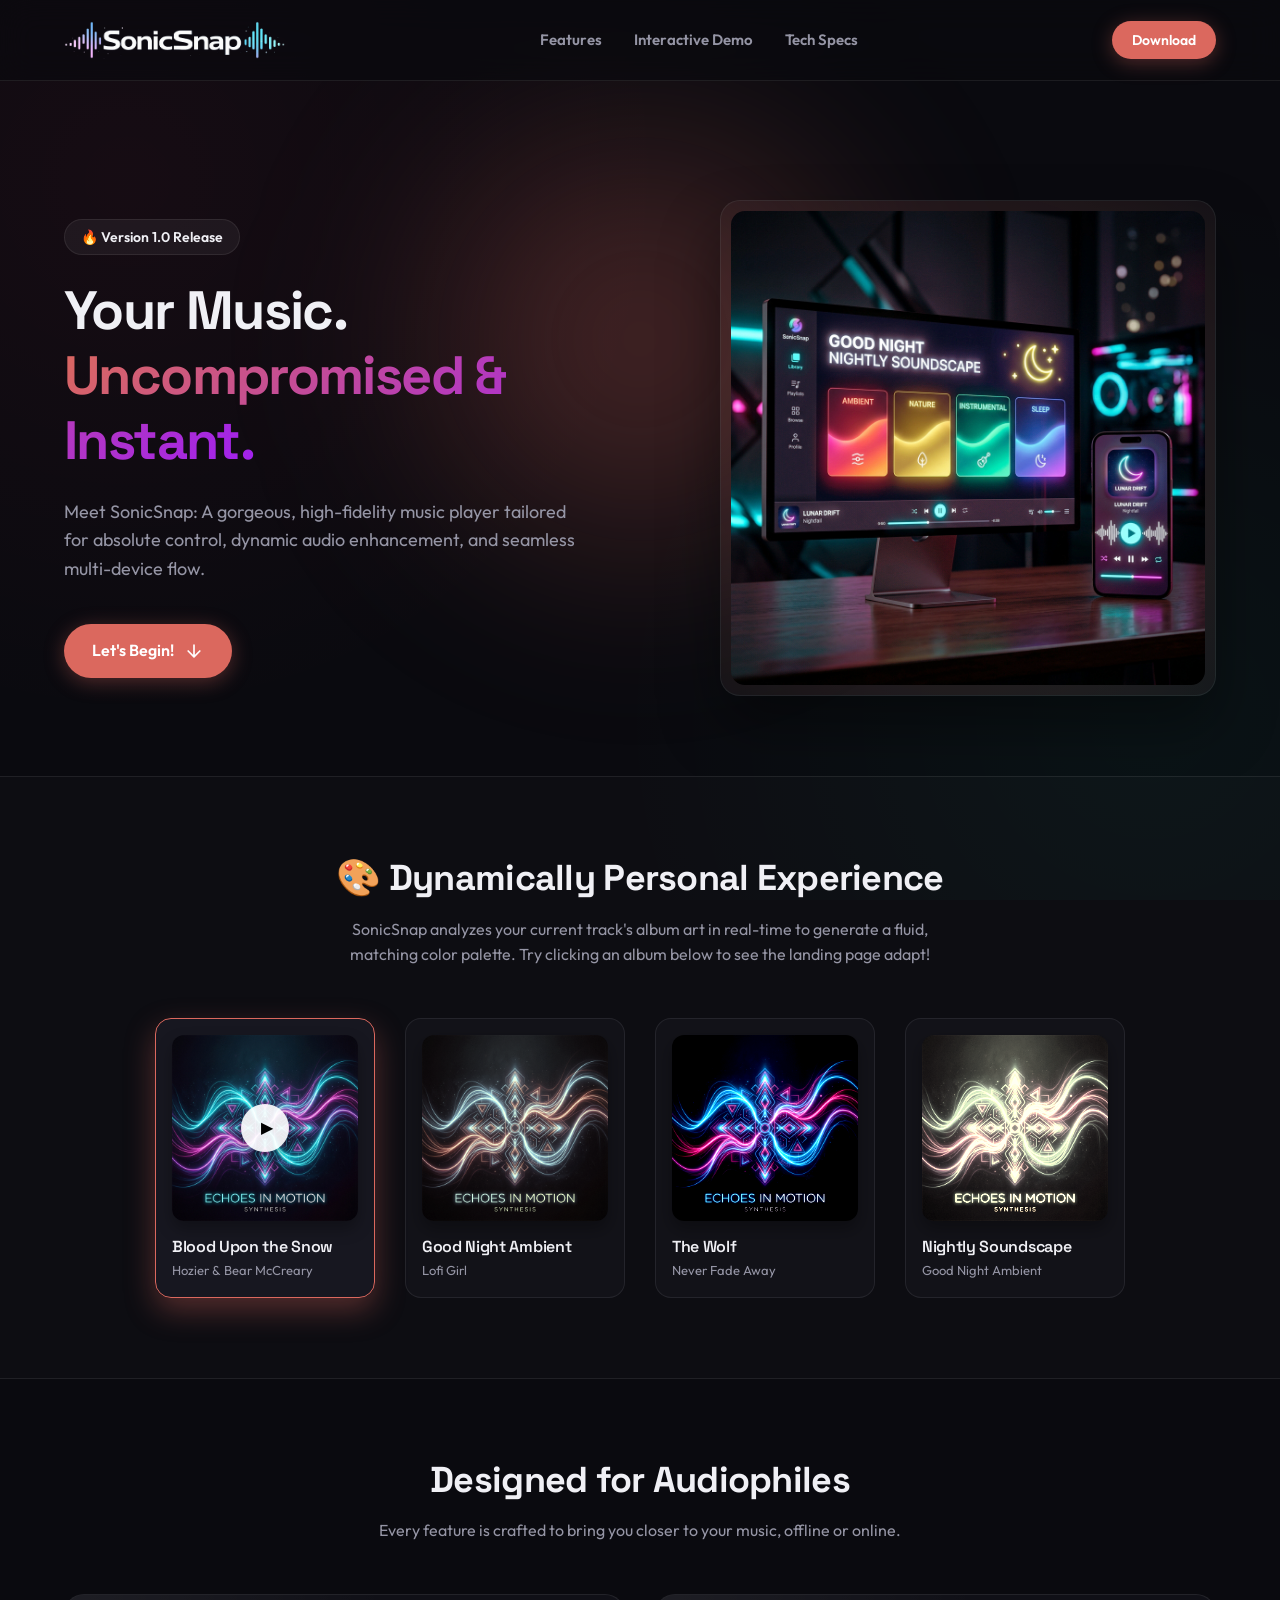
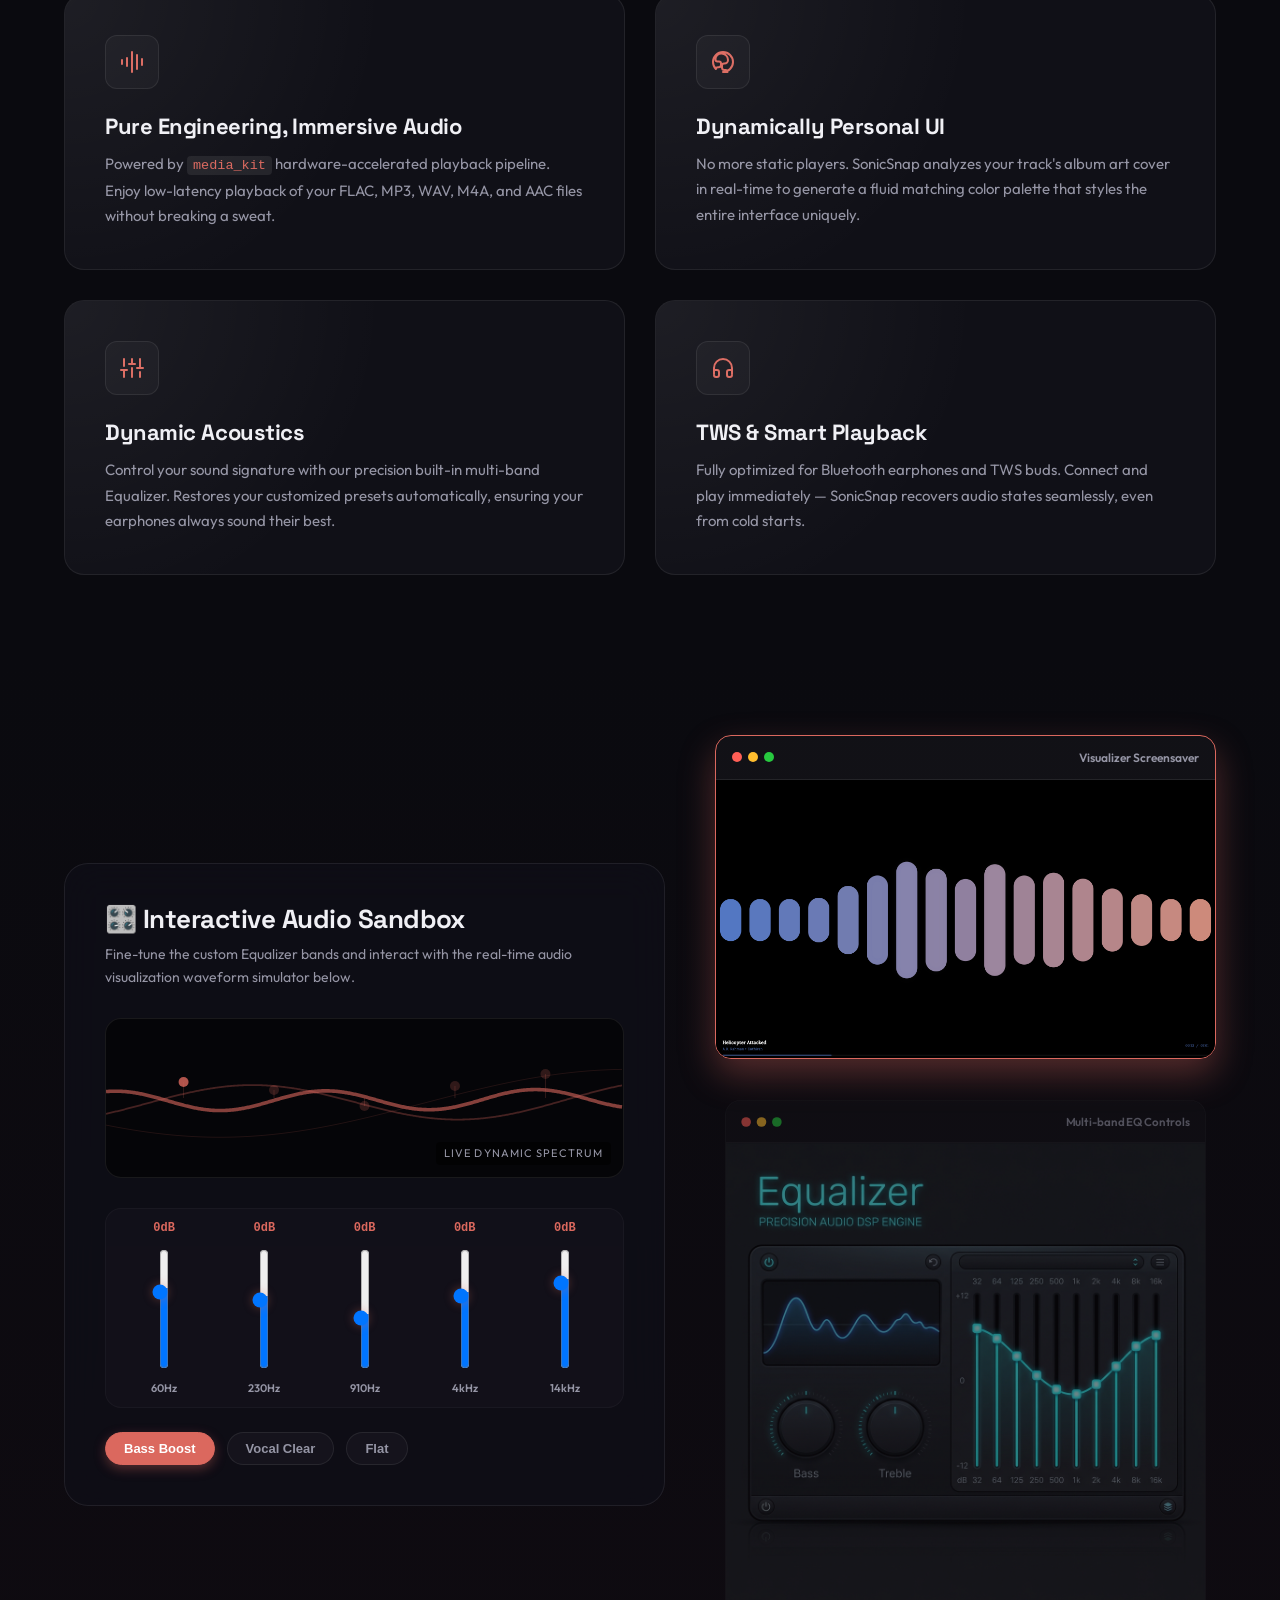
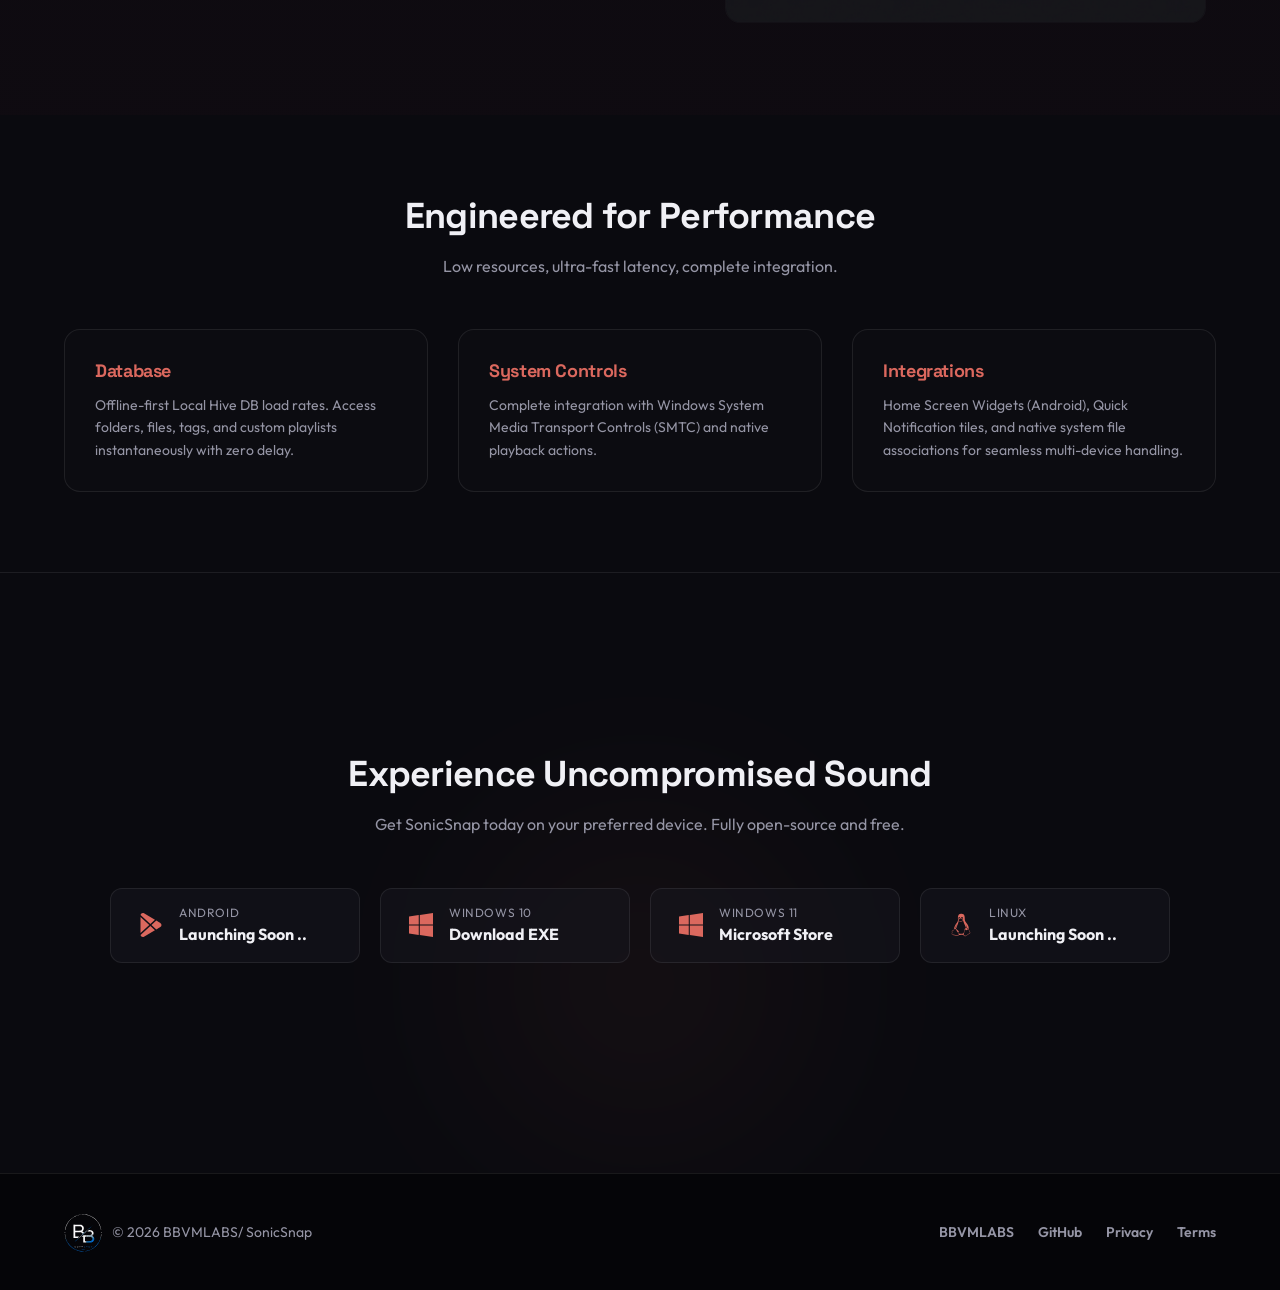
<file: index.html>
<!DOCTYPE html>
<html lang="en">

<head>
    <meta charset="UTF-8">
    <meta name="viewport" content="width=device-width, initial-scale=1.0">
    <title>SonicSnap - Your Music. Uncompromised & Instant.</title>
    <meta name="description"
        content="SonicSnap is a gorgeous, high-fidelity music player tailored for absolute control, dynamic audio enhancement, and seamless multi-device flow.">
    <!-- Google Fonts -->
    <link rel="preconnect" href="https://fonts.googleapis.com">
    <link rel="preconnect" href="https://fonts.gstatic.com" crossorigin>
    <link
        href="https://fonts.googleapis.com/css2?family=Outfit:wght@300;400;600;800&family=Space+Grotesk:wght@400;700&display=swap"
        rel="stylesheet">
    <!-- Main Style -->
    <link rel="stylesheet" href="index.css">
    <!-- Favicon -->
    <link rel="icon" type="image/svg+xml" href="assets/icon.png">
</head>

<body>

    <!-- Header Navigation -->
    <header class="header" id="navbar">
        <div class="header-container">
            <a href="#" class="logo-link" id="logo-home">
                <img src="assets/logo.png" alt="SonicSnap Logo" class="logo-img" style="height: 38px; display: block;">
            </a>
            <nav class="nav-menu" id="nav-links">
                <a href="#features" class="nav-item" id="nav-lnk-features">Features</a>
                <a href="#demo" class="nav-item" id="nav-lnk-demo">Interactive Demo</a>
                <a href="#specs" class="nav-item" id="nav-lnk-specs">Tech Specs</a>
            </nav>
            <div class="header-actions">
                <a href="#download" class="btn btn-primary btn-sm" id="btn-header-download">Download</a>
            </div>
        </div>
    </header>

    <main>
        <!-- Hero Section -->
        <section class="hero-section" id="hero">
            <div class="hero-bg-glow"></div>
            <div class="container hero-container">
                <div class="hero-content">
                    <div class="badge-wrapper animate-fade-in">
                        <span class="premium-badge">🔥 Version 1.0 Release</span>
                    </div>
                    <h1 class="hero-title animate-fade-in" id="hero-headline">
                        Your Music. <br><span class="gradient-text">Uncompromised & Instant.</span>
                    </h1>
                    <p class="hero-subtitle animate-fade-in-delayed">
                        Meet SonicSnap: A gorgeous, high-fidelity music player tailored for absolute control, dynamic
                        audio enhancement, and seamless multi-device flow.
                    </p>
                    <div class="hero-actions animate-fade-in-delayed" id="hero-cta-group">
                        <a href="#theme-selector" class="btn btn-primary" id="cta-demo-hero">
                            <span>Let's Begin!</span>
                            <svg width="20" height="20" viewBox="0 0 24 24" fill="none" stroke="currentColor"
                                stroke-width="2" stroke-linecap="round" stroke-linejoin="round">
                                <path d="M12 5v14M19 12l-7 7-7-7" />
                            </svg>
                        </a>
                    </div>
                </div>
                <div class="hero-visual animate-scale-in">
                    <div class="mockup-wrapper">
                        <img src="assets/hero_mockup.png" alt="SonicSnap Mobile and Desktop App Mockup"
                            class="mockup-img" id="hero-mockup-img">
                        <div class="glowing-effect"></div>
                    </div>
                </div>
            </div>
        </section>

        <!-- Dynamic Theme Interaction Section -->
        <section class="theme-demo-section" id="theme-selector">
            <div class="container text-center">
                <h2 class="section-title" id="theme-title">🎨 Dynamically Personal Experience</h2>
                <p class="section-subtitle">SonicSnap analyzes your current track's album art in real-time to generate a
                    fluid, matching color palette. Try clicking an album below to see the landing page adapt!</p>

                <div class="album-carousel" id="album-selector">
                    <div class="album-card active" data-primary="#db685e" data-secondary="#170505"
                        data-glow="rgba(219, 104, 94, 0.4)" id="album-pottu">
                        <div class="album-art"
                            style="background-image: url('assets/album_art.png'); background-size: cover;">
                            <span class="play-icon">▶</span>
                        </div>
                        <div class="album-info">
                            <h3>Blood Upon the Snow</h3>
                            <p>Hozier & Bear McCreary</p>
                        </div>
                    </div>

                    <div class="album-card" data-primary="#cfa170" data-secondary="#1a1200"
                        data-glow="rgba(207, 161, 112, 0.4)" id="album-pottu-yesudas">
                        <div class="album-art"
                            style="background-image: url('assets/album_art.png'); background-size: cover; filter: sepia(0.6) hue-rotate(40deg);">
                            <span class="play-icon">▶</span>
                        </div>
                        <div class="album-info">
                            <h3>Good Night Ambient</h3>
                            <p>Lofi Girl</p>
                        </div>
                    </div>

                    <div class="album-card" data-primary="#ff3b30" data-secondary="#1a0505"
                        data-glow="rgba(255, 59, 48, 0.4)" id="album-vishwaroopam">
                        <div class="album-art art-1"
                            style="background-image: url('assets/album_art.png'); background-size: cover; filter: hue-rotate(20deg) contrast(1.5);">
                            <span class="play-icon">▶</span>
                        </div>
                        <div class="album-info">
                            <h3>The Wolf</h3>
                            <p>Never Fade Away</p>
                        </div>
                    </div>

                    <div class="album-card" data-primary="#00ffcc" data-secondary="#001a14"
                        data-glow="rgba(0, 255, 204, 0.4)" id="album-nightly">
                        <div class="album-art art-2"
                            style="background-image: url('assets/album_art.png'); background-size: cover; filter: brightness(2) sepia(0.8);">
                            <span class="play-icon">▶</span>
                        </div>
                        <div class="album-info">
                            <h3>Nightly Soundscape</h3>
                            <p>Good Night Ambient</p>
                        </div>
                    </div>
                </div>
            </div>
        </section>

        <!-- Features Grid Section -->
        <section class="features-section" id="features">
            <div class="container">
                <div class="text-center">
                    <h2 class="section-title" id="features-title">Designed for Audiophiles</h2>
                    <p class="section-subtitle">Every feature is crafted to bring you closer to your music, offline or
                        online.</p>
                </div>

                <div class="features-grid">
                    <!-- Feature 1 -->
                    <div class="feature-card scroll-reveal" id="feat-hi-res">
                        <div class="feature-icon">
                            <svg width="24" height="24" viewBox="0 0 24 24" fill="none" stroke="currentColor"
                                stroke-width="2" stroke-linecap="round" stroke-linejoin="round">
                                <path d="M12 2v20M17 5v14M22 9v6M7 8v8M2 10v4" />
                            </svg>
                        </div>
                        <h3>Pure Engineering, Immersive Audio</h3>
                        <p>Powered by <code>media_kit</code> hardware-accelerated playback pipeline. Enjoy low-latency
                            playback of your FLAC, MP3, WAV, M4A, and AAC files without breaking a sweat.</p>
                    </div>

                    <!-- Feature 2 -->
                    <div class="feature-card scroll-reveal" id="feat-palette">
                        <div class="feature-icon">
                            <svg width="24" height="24" viewBox="0 0 24 24" fill="none" stroke="currentColor"
                                stroke-width="2" stroke-linecap="round" stroke-linejoin="round">
                                <path
                                    d="M12 22C17.5228 22 22 17.5228 22 12C22 6.47715 17.5228 2 12 2C6.47715 2 2 6.47715 2 12C2 14.7255 3.09032 17.1962 4.85857 19C5.02102 18.0617 5.8398 17.35 6.83 17.35H7.5C8.88071 17.35 10 16.2307 10 14.85V13.5C10 12.3954 9.10457 11.5 8 11.5H6.5C5.39543 11.5 4.5 10.6046 4.5 9.5V9C4.5 5.96243 7.21895 3.5 10.5 3.5C14.0899 3.5 17 6.41015 17 10C17 11.933 15.433 13.5 13.5 13.5H13C11.8954 13.5 11 14.3954 11 15.5V17.5C11 18.8807 12.1193 20 13.5 20H14.5C15.6046 20 16.5 20.8954 16.5 22C16.5 22 12.5 22 12 22Z" />
                            </svg>
                        </div>
                        <h3>Dynamically Personal UI</h3>
                        <p>No more static players. SonicSnap analyzes your track's album art cover in real-time to
                            generate a fluid matching color palette that styles the entire interface uniquely.</p>
                    </div>

                    <!-- Feature 3 -->
                    <div class="feature-card scroll-reveal" id="feat-eq">
                        <div class="feature-icon">
                            <svg width="24" height="24" viewBox="0 0 24 24" fill="none" stroke="currentColor"
                                stroke-width="2" stroke-linecap="round" stroke-linejoin="round">
                                <path d="M4 21v-7M4 10V3M12 21v-9M12 8V3M20 21v-5M20 12V3M1 14h6M9 8h6M17 12h6" />
                            </svg>
                        </div>
                        <h3>Dynamic Acoustics</h3>
                        <p>Control your sound signature with our precision built-in multi-band Equalizer. Restores your
                            customized presets automatically, ensuring your earphones always sound their best.</p>
                    </div>

                    <!-- Feature 4 -->
                    <div class="feature-card scroll-reveal" id="feat-tws">
                        <div class="feature-icon">
                            <svg width="24" height="24" viewBox="0 0 24 24" fill="none" stroke="currentColor"
                                stroke-width="2" stroke-linecap="round" stroke-linejoin="round">
                                <path
                                    d="M3 18v-6a9 9 0 0 1 18 0v6M21 19a2 2 0 0 1-2 2h-1a2 2 0 0 1-2-2v-3a2 2 0 0 1 2-2h3M3 19a2 2 0 0 0 2 2h1a2 2 0 0 0 2-2v-3a2 2 0 0 0-2-2H3" />
                            </svg>
                        </div>
                        <h3>TWS & Smart Playback</h3>
                        <p>Fully optimized for Bluetooth earphones and TWS buds. Connect and play immediately —
                            SonicSnap recovers audio states seamlessly, even from cold starts.</p>
                    </div>
                </div>
            </div>
        </section>

        <!-- Interactive EQ and Waveform Visualizer Demo -->
        <section class="demo-interactive-section" id="demo">
            <div class="container">
                <div class="demo-grid">
                    <div class="demo-visual-panel">
                        <h3 class="panel-title">🎛️ Interactive Audio Sandbox</h3>
                        <p class="panel-desc">Fine-tune the custom Equalizer bands and interact with the real-time audio
                            visualization waveform simulator below.</p>

                        <!-- Visualizer Area -->
                        <div class="visualizer-container">
                            <canvas id="visualizer-canvas" class="visualizer-canvas"></canvas>
                            <div class="visualizer-overlay-info">
                                <span id="visualizer-status">Live Dynamic Spectrum</span>
                            </div>
                        </div>

                        <!-- EQ sliders -->
                        <div class="eq-container">
                            <div class="eq-band">
                                <span class="eq-val" id="eq-val-60">0dB</span>
                                <input type="range" class="eq-slider" id="eq-slider-60" min="-12" max="12" value="4">
                                <span class="eq-label">60Hz</span>
                            </div>
                            <div class="eq-band">
                                <span class="eq-val" id="eq-val-230">0dB</span>
                                <input type="range" class="eq-slider" id="eq-slider-230" min="-12" max="12" value="2">
                                <span class="eq-label">230Hz</span>
                            </div>
                            <div class="eq-band">
                                <span class="eq-val" id="eq-val-910">0dB</span>
                                <input type="range" class="eq-slider" id="eq-slider-910" min="-12" max="12" value="-2">
                                <span class="eq-label">910Hz</span>
                            </div>
                            <div class="eq-band">
                                <span class="eq-val" id="eq-val-4k">0dB</span>
                                <input type="range" class="eq-slider" id="eq-slider-4k" min="-12" max="12" value="3">
                                <span class="eq-label">4kHz</span>
                            </div>
                            <div class="eq-band">
                                <span class="eq-val" id="eq-val-14k">0dB</span>
                                <input type="range" class="eq-slider" id="eq-slider-14k" min="-12" max="12" value="6">
                                <span class="eq-label">14kHz</span>
                            </div>
                        </div>
                        <div class="eq-presets">
                            <button class="btn btn-preset active" data-preset="bassboost" id="btn-preset-bass">Bass
                                Boost</button>
                            <button class="btn btn-preset" data-preset="vocal" id="btn-preset-vocal">Vocal
                                Clear</button>
                            <button class="btn btn-preset" data-preset="flat" id="btn-preset-flat">Flat</button>
                        </div>
                    </div>

                    <div class="demo-mockups-panel">
                        <div class="mockup-card active-card">
                            <div class="mockup-card-header">
                                <span class="dot red"></span>
                                <span class="dot yellow"></span>
                                <span class="dot green"></span>
                                <span class="title">Visualizer Screensaver</span>
                            </div>
                            <img src="assets/visualizer_demo.png" alt="Sleek wave visualizer UI"
                                class="panel-mockup-img" id="mockup-vis-img">
                        </div>
                        <div class="mockup-card">
                            <div class="mockup-card-header">
                                <span class="dot red"></span>
                                <span class="dot yellow"></span>
                                <span class="dot green"></span>
                                <span class="title">Multi-band EQ Controls</span>
                            </div>
                            <img src="assets/equalizer_screen.png" alt="Multi-band audio settings"
                                class="panel-mockup-img" id="mockup-eq-img">
                        </div>
                    </div>
                </div>
            </div>
        </section>

        <!-- Technical Specs Section -->
        <section class="specs-section" id="specs">
            <div class="container">
                <div class="text-center">
                    <h2 class="section-title" id="specs-title">Engineered for Performance</h2>
                    <p class="section-subtitle">Low resources, ultra-fast latency, complete integration.</p>
                </div>

                <div class="specs-grid">
                    <div class="spec-card">
                        <h4>Database</h4>
                        <p>Offline-first Local Hive DB load rates. Access folders, files, tags, and custom playlists
                            instantaneously with zero delay.</p>
                    </div>
                    <div class="spec-card">
                        <h4>System Controls</h4>
                        <p>Complete integration with Windows System Media Transport Controls (SMTC) and native playback
                            actions.</p>
                    </div>
                    <div class="spec-card">
                        <h4>Integrations</h4>
                        <p>Home Screen Widgets (Android), Quick Notification tiles, and native system file associations
                            for seamless multi-device handling.</p>
                    </div>
                </div>
            </div>
        </section>

        <!-- Download & CTA Section -->
        <section class="download-section" id="download">
            <div class="download-bg-glow"></div>
            <div class="container text-center">
                <h2 class="section-title" id="download-title">Experience Uncompromised Sound</h2>
                <p class="section-subtitle">Get SonicSnap today on your preferred device. Fully open-source and free.
                </p>

                <div class="download-badges">
                    <a href="#" class="download-btn" id="dl-android">
                        <div class="dl-btn-icon">
                            <svg width="24" height="24" viewBox="0 0 16 16" fill="currentColor">
                                <path
                                    d="M14.222 9.374c1.037-.61 1.037-2.137 0-2.748L11.528 5.04 8.32 8l3.207 2.96zm-3.595 2.116L7.583 8.68 1.03 14.73c.201 1.029 1.36 1.61 2.303 1.055zM1 13.396V2.603L6.846 8zM1.03 1.27l6.553 6.05 3.044-2.81L3.333.215C2.39-.341 1.231.24 1.03 1.27" />
                            </svg>
                        </div>
                        <div class="dl-btn-text">
                            <span class="dl-desc">Android</span>
                            <span class="dl-platform">Launching Soon ..</span>
                        </div>
                    </a>

                    <a href="https://github.com/BBvmlabs/sonicsnap-music/releases/download/v.1.0/SonicSnap-Installer.exe" class="download-btn" id="dl-windows">
                        <div class="dl-btn-icon">
                            <svg width="24" height="24" viewBox="0 0 24 24" fill="currentColor">
                                <path
                                    d="M0 3.449L9.75 2.1v9.45H0V3.449zM0 12.45h9.75v9.45L0 20.551v-8.1zM10.8 1.95L24 0v11.55H10.8V1.95zM10.8 12.45H24v11.55l-13.2-1.95v-9.6z" />
                            </svg>
                        </div>
                        <div class="dl-btn-text">
                            <span class="dl-desc">Windows 10</span>
                            <span class="dl-platform">Download EXE</span>
                        </div>
                    </a>

                    <a href="https://apps.microsoft.com/detail/9NRPXZNQS0NZ?hl=en-us&gl=IN&ocid=pdpshare" class="download-btn" id="dl-windows">
                        <div class="dl-btn-icon">
                            <svg width="24" height="24" viewBox="0 0 24 24" fill="currentColor">
                                <path
                                    d="M0 3.449L9.75 2.1v9.45H0V3.449zM0 12.45h9.75v9.45L0 20.551v-8.1zM10.8 1.95L24 0v11.55H10.8V1.95zM10.8 12.45H24v11.55l-13.2-1.95v-9.6z" />
                            </svg>
                        </div>
                        <div class="dl-btn-text">
                            <span class="dl-desc">Windows 11</span>
                            <span class="dl-platform">Microsoft Store</span>
                        </div>
                    </a>

                    <a href="#" class="download-btn" id="dl-linux">
                        <div class="dl-btn-icon">
                            <svg fill="currentColor" width="24" height="24" viewBox="0 0 32 32" xmlns="http://www.w3.org/2000/svg">
                                <path d="M14.923 8.080c-0.025 0.072-0.141 0.061-0.207 0.082-0.059 0.031-0.107 0.085-0.175 0.085-0.062 0-0.162-0.025-0.17-0.085-0.012-0.082 0.11-0.166 0.187-0.166 0.050-0.024 0.108-0.037 0.169-0.037 0.056 0 0.109 0.011 0.157 0.032l-0.003-0.001c0.022 0.009 0.038 0.030 0.038 0.055 0 0.003-0 0.005-0.001 0.008l0-0v0.025h0.004zM15.611 8.080v-0.027c-0.008-0.025 0.016-0.052 0.036-0.062 0.046-0.020 0.1-0.032 0.157-0.032 0.061 0 0.119 0.014 0.17 0.038l-0.002-0.001c0.079 0 0.2 0.084 0.187 0.169-0.007 0.061-0.106 0.082-0.169 0.082-0.069 0-0.115-0.054-0.176-0.085-0.065-0.023-0.182-0.010-0.204-0.081zM16.963 10.058c-0.532 0.337-1.161 0.574-1.835 0.666l-0.024 0.003c-0.606-0.035-1.157-0.248-1.607-0.588l0.007 0.005c-0.192-0.167-0.35-0.335-0.466-0.419-0.205-0.167-0.18-0.416-0.092-0.416 0.136 0.020 0.161 0.167 0.249 0.25 0.12 0.082 0.269 0.25 0.45 0.416 0.397 0.328 0.899 0.541 1.45 0.583l0.009 0.001c0.654-0.057 1.249-0.267 1.763-0.592l-0.016 0.010c0.244-0.169 0.556-0.417 0.81-0.584 0.195-0.17 0.186-0.334 0.349-0.334 0.16 0.020 0.043 0.167-0.184 0.415-0.246 0.188-0.527 0.381-0.818 0.56l-0.044 0.025zM8.017 21.397h0.012c0.069 0 0.137 0.007 0.203 0.019l-0.007-0.001c0.544 0.14 0.992 0.478 1.273 0.931l0.005 0.009 1.137 2.079 0.004 0.004c0.457 0.773 0.948 1.442 1.497 2.059l-0.011-0.013c0.49 0.52 0.82 1.196 0.909 1.946l0.002 0.016v0.008c-0.012 0.817-0.613 1.491-1.396 1.616l-0.009 0.001c-0.2 0.031-0.432 0.048-0.667 0.048-0.857 0-1.659-0.233-2.347-0.64l0.021 0.012c-1.053-0.441-2.275-0.714-3.555-0.752l-0.015-0c-0.372-0.025-0.696-0.215-0.901-0.496l-0.002-0.003c-0.054-0.174-0.085-0.374-0.085-0.582 0-0.35 0.088-0.679 0.244-0.966l-0.005 0.011v-0.005l0.003-0.004c0.041-0.188 0.065-0.405 0.065-0.627 0-0.274-0.036-0.539-0.104-0.791l0.005 0.021c-0.041-0.15-0.065-0.323-0.065-0.502 0-0.242 0.043-0.473 0.123-0.687l-0.004 0.014c0.2-0.417 0.495-0.5 0.862-0.666 0.438-0.133 0.819-0.334 1.151-0.593l-0.008 0.006h0.002v-0.003c0.32-0.335 0.556-0.751 0.835-1.047 0.195-0.249 0.492-0.41 0.827-0.42l0.002-0zM21.531 21.336c-0.001 0.017-0.001 0.038-0.001 0.059 0 0.743 0.449 1.381 1.091 1.658l0.012 0.005c0.048 0.003 0.104 0.005 0.16 0.005 0.831 0 1.575-0.371 2.075-0.957l0.003-0.004 0.264-0.012c0.053-0.008 0.114-0.012 0.176-0.012 0.341 0 0.652 0.132 0.883 0.348l-0.001-0.001 0.004 0.004c0.249 0.301 0.422 0.673 0.487 1.082l0.002 0.013c0.055 0.505 0.238 0.96 0.517 1.34l-0.005-0.008c0.416 0.356 0.705 0.85 0.793 1.411l0.002 0.013 0.004-0.009v0.022l-0.004-0.015c-0.019 0.327-0.231 0.495-0.622 0.744-1.184 0.497-2.201 1.158-3.077 1.968l0.007-0.006c-0.608 0.792-1.501 1.339-2.523 1.486l-0.021 0.002c-0.074 0.010-0.16 0.016-0.247 0.016-0.768 0-1.428-0.464-1.716-1.126l-0.005-0.012-0.006-0.004c-0.093-0.286-0.146-0.615-0.146-0.956 0-0.416 0.079-0.813 0.224-1.178l-0.008 0.022c0.234-0.668 0.435-1.466 0.568-2.288l0.011-0.083c0.016-0.812 0.104-1.593 0.258-2.35l-0.014 0.083c0.085-0.518 0.381-0.954 0.794-1.225l0.007-0.004 0.056-0.027zM18.8 10.142c0.6 2.147 1.339 4.002 2.247 5.757l-0.079-0.167c0.613 1.090 1.090 2.355 1.363 3.695l0.014 0.084c0.009-0 0.020-0 0.031-0 0.217 0 0.427 0.029 0.627 0.084l-0.017-0.004c0.11-0.395 0.173-0.848 0.173-1.316 0-1.426-0.587-2.716-1.533-3.639l-0.001-0.001c-0.275-0.25-0.29-0.419-0.154-0.419 0.971 0.91 1.689 2.078 2.045 3.394l0.012 0.051c0.089 0.329 0.14 0.707 0.14 1.097 0 0.351-0.041 0.693-0.119 1.020l0.006-0.030c0.074 0.038 0.16 0.067 0.251 0.083l0.006 0.001c1.29 0.667 1.766 1.172 1.537 1.921v-0.054c-0.075-0.004-0.15 0-0.225 0h-0.020c0.189-0.584-0.227-1.031-1.331-1.53-1.143-0.5-2.057-0.42-2.212 0.581-0.011 0.049-0.019 0.106-0.022 0.165l-0 0.003c-0.073 0.030-0.16 0.058-0.25 0.078l-0.011 0.002c-0.508 0.336-0.87 0.859-0.989 1.469l-0.002 0.014c-0.148 0.695-0.241 1.5-0.256 2.323l-0 0.012v0.004c-0.091 0.637-0.23 1.207-0.418 1.753l0.020-0.066c-0.983 0.804-2.251 1.29-3.634 1.29-1.13 0-2.184-0.325-3.073-0.887l0.024 0.014c-0.146-0.253-0.313-0.472-0.503-0.667l0.001 0.001c-0.097-0.16-0.211-0.297-0.342-0.415l-0.002-0.001c0.207-0 0.407-0.031 0.596-0.088l-0.015 0.004c0.18-0.085 0.318-0.232 0.391-0.412l0.002-0.005c0.018-0.093 0.029-0.199 0.029-0.308 0-0.445-0.175-0.848-0.461-1.146l0.001 0.001c-0.619-0.761-1.359-1.395-2.196-1.88l-0.038-0.020c-0.671-0.388-1.179-0.995-1.43-1.722l-0.007-0.022c-0.093-0.318-0.147-0.684-0.147-1.062 0-0.353 0.047-0.695 0.134-1.021l-0.006 0.027c0.377-1.314 0.921-2.461 1.62-3.496l-0.028 0.043c0.134-0.081 0.046 0.169-0.51 1.217-0.474 0.713-0.757 1.59-0.757 2.533 0 0.84 0.224 1.627 0.616 2.306l-0.012-0.022c0.052-1.309 0.345-2.537 0.834-3.659l-0.025 0.065c1.055-1.902 1.854-4.111 2.275-6.452l0.020-0.131c0.060 0.045 0.271 0.169 0.361 0.252 0.272 0.166 0.475 0.416 0.737 0.581 0.267 0.26 0.633 0.42 1.035 0.42 0.021 0 0.042-0 0.063-0.001l-0.003 0c0.049 0.004 0.094 0.008 0.137 0.008 0.459-0.009 0.887-0.132 1.259-0.342l-0.013 0.007c0.362-0.167 0.65-0.417 0.925-0.5h0.006c0.535-0.145 0.983-0.454 1.3-0.869l0.004-0.006zM15.301 7.465c0.003 0 0.006-0 0.009-0 0.569 0 1.094 0.187 1.517 0.503l-0.007-0.005c0.378 0.234 0.814 0.433 1.275 0.574l0.040 0.010h0.004c0.246 0.11 0.449 0.281 0.594 0.494l0.003 0.005v-0.164c0.046 0.092 0.074 0.201 0.074 0.316 0 0.098-0.020 0.191-0.055 0.276l0.002-0.005c-0.288 0.507-0.755 0.884-1.313 1.048l-0.016 0.004v0.002c-0.335 0.169-0.626 0.416-0.968 0.581-0.35 0.21-0.771 0.334-1.222 0.334-0.015 0-0.030-0-0.045-0l0.002 0c-0.022 0.001-0.048 0.002-0.074 0.002-0.174 0-0.342-0.031-0.496-0.089l0.010 0.003c-0.159-0.087-0.29-0.169-0.417-0.257l0.014 0.010c-0.227-0.199-0.477-0.39-0.739-0.565l-0.026-0.016v-0.006h-0.006c-0.375-0.199-0.67-0.504-0.852-0.876l-0.005-0.012c-0.027-0.067-0.042-0.145-0.042-0.226 0-0.218 0.112-0.41 0.281-0.522l0.002-0.001c0.28-0.169 0.475-0.339 0.604-0.42 0.13-0.092 0.179-0.127 0.22-0.164h0.002v-0.004c0.268-0.339 0.623-0.599 1.032-0.746l0.016-0.005c0.174-0.050 0.374-0.079 0.581-0.081h0.001zM13.589 5.333h0.045c0.188 0.004 0.361 0.067 0.501 0.17l-0.002-0.002c0.179 0.159 0.325 0.352 0.425 0.57l0.004 0.011c0.113 0.245 0.183 0.53 0.191 0.83l0 0.003v0.005c0.004 0.046 0.006 0.099 0.006 0.152 0 0.063-0.003 0.126-0.009 0.188l0.001-0.008v0.1c-0.037 0.009-0.070 0.022-0.104 0.030-0.191 0.079-0.352 0.163-0.505 0.258l0.014-0.008c0.008-0.055 0.012-0.118 0.012-0.182 0-0.053-0.003-0.106-0.009-0.158l0.001 0.006v-0.019c-0.018-0.154-0.054-0.295-0.107-0.428l0.004 0.011c-0.041-0.132-0.113-0.244-0.207-0.333l-0-0c-0.055-0.050-0.128-0.081-0.209-0.081-0.007 0-0.014 0-0.021 0.001l0.001-0h-0.026c-0.103 0.011-0.189 0.075-0.232 0.163l-0.001 0.002c-0.077 0.093-0.13 0.208-0.15 0.334l-0 0.004c-0.023 0.086-0.035 0.185-0.035 0.287 0 0.044 0.002 0.088 0.007 0.131l-0-0.005v0.019c0.016 0.154 0.052 0.296 0.104 0.428l-0.004-0.011c0.042 0.132 0.113 0.245 0.207 0.335l0 0c0.012 0.012 0.026 0.022 0.042 0.030l0.001 0c-0.083 0.053-0.155 0.109-0.221 0.171l0.001-0.001c-0.045 0.040-0.1 0.070-0.161 0.084l-0.003 0.001c-0.123-0.147-0.237-0.312-0.335-0.486l-0.008-0.016c-0.113-0.245-0.183-0.529-0.194-0.83l-0-0.004c-0.004-0.048-0.006-0.104-0.006-0.161 0-0.241 0.039-0.473 0.11-0.69l-0.004 0.016c0.074-0.258 0.195-0.481 0.356-0.671l-0.002 0.003c0.127-0.15 0.313-0.245 0.522-0.25h0.001zM17.291 5.259h0.016c0.001 0 0.002 0 0.004 0 0.275 0 0.527 0.093 0.729 0.249l-0.003-0.002c0.229 0.177 0.413 0.4 0.542 0.655l0.005 0.011c0.121 0.266 0.196 0.575 0.207 0.901l0 0.004c0-0.025 0.007-0.050 0.007-0.075v0.131l-0.005-0.026-0.005-0.030c-0.003 0.32-0.071 0.622-0.193 0.897l0.006-0.014c-0.062 0.163-0.152 0.303-0.266 0.419l0-0c-0.030-0.018-0.067-0.035-0.104-0.050l-0.006-0.002c-0.135-0.042-0.253-0.099-0.36-0.169l0.005 0.003c-0.077-0.032-0.169-0.060-0.264-0.081l-0.011-0.002c0.081-0.076 0.156-0.157 0.225-0.243l0.004-0.005c0.063-0.148 0.102-0.319 0.11-0.499l0-0.003v-0.025c0-0.008 0-0.016 0-0.025 0-0.17-0.028-0.333-0.080-0.485l0.003 0.011c-0.063-0.159-0.14-0.296-0.232-0.421l0.004 0.005c-0.087-0.088-0.202-0.148-0.331-0.165l-0.003-0h-0.020c-0.001 0-0.003-0-0.004-0-0.132 0-0.25 0.065-0.322 0.164l-0.001 0.001c-0.116 0.113-0.204 0.253-0.254 0.41l-0.002 0.007c-0.063 0.147-0.104 0.318-0.112 0.496l-0 0.003v0.024c0.002 0.12 0.011 0.236 0.027 0.349l-0.002-0.015c-0.241-0.084-0.547-0.169-0.759-0.252-0.012-0.073-0.020-0.159-0.022-0.247l-0-0.003v-0.025c-0.001-0.020-0.001-0.043-0.001-0.066 0-0.324 0.069-0.631 0.194-0.908l-0.006 0.014c0.106-0.279 0.293-0.508 0.532-0.663l0.005-0.003c0.204-0.156 0.462-0.25 0.742-0.25h0zM16.63 1.004c-0.194 0-0.394 0.010-0.6 0.026-5.281 0.416-3.88 6.007-3.961 7.87-0.050 1.426-0.534 2.729-1.325 3.792l0.013-0.018c-1.407 1.602-2.555 3.474-3.351 5.523l-0.043 0.127c-0.258 0.685-0.408 1.476-0.408 2.302 0 0.285 0.018 0.566 0.052 0.841l-0.003-0.033c-0.056 0.046-0.103 0.102-0.136 0.166l-0.001 0.003c-0.325 0.335-0.562 0.75-0.829 1.048-0.283 0.217-0.615 0.388-0.975 0.494l-0.021 0.005c-0.464 0.139-0.842 0.442-1.075 0.841l-0.005 0.009c-0.104 0.212-0.165 0.461-0.165 0.725 0 0.010 0 0.019 0 0.029l-0-0.001c0.002 0.238 0.026 0.469 0.073 0.693l-0.004-0.023c0.056 0.219 0.088 0.471 0.088 0.73 0 0.17-0.014 0.337-0.041 0.5l0.002-0.018c-0.167 0.313-0.264 0.685-0.264 1.080 0 0.278 0.048 0.544 0.137 0.791l-0.005-0.016c0.273 0.388 0.686 0.662 1.164 0.749l0.011 0.002c1.274 0.107 2.451 0.373 3.561 0.78l-0.094-0.030c0.698 0.415 1.539 0.66 2.436 0.66 0.294 0 0.582-0.026 0.862-0.077l-0.029 0.004c0.667-0.151 1.211-0.586 1.504-1.169l0.006-0.013c0.734-0.004 1.537-0.336 2.824-0.417 0.873-0.072 1.967 0.334 3.22 0.25 0.037 0.159 0.086 0.298 0.148 0.429l-0.006-0.013 0.004 0.004c0.384 0.804 1.19 1.35 2.124 1.35 0.081 0 0.161-0.004 0.24-0.012l-0.010 0.001c1.151-0.17 2.139-0.768 2.813-1.623l0.007-0.009c0.843-0.768 1.827-1.401 2.905-1.853l0.067-0.025c0.432-0.191 0.742-0.585 0.81-1.059l0.001-0.007c-0.059-0.694-0.392-1.299-0.888-1.716l-0.004-0.003v-0.121l-0.004-0.004c-0.214-0.33-0.364-0.722-0.421-1.142l-0.002-0.015c-0.053-0.513-0.278-0.966-0.615-1.307l0 0h-0.004c-0.074-0.067-0.154-0.084-0.235-0.169-0.066-0.047-0.148-0.076-0.237-0.080l-0.001-0c0.195-0.602 0.308-1.294 0.308-2.013 0-0.94-0.193-1.835-0.541-2.647l0.017 0.044c-0.704-1.672-1.619-3.111-2.732-4.369l0.014 0.017c-1.105-1.082-1.828-2.551-1.948-4.187l-0.001-0.021c0.033-2.689 0.295-7.664-4.429-7.671z"/>
                            </svg>
                        </div>
                        <div class="dl-btn-text">
                            <span class="dl-desc">Linux</span>
                            <span class="dl-platform">Launching Soon ..</span>
                        </div>
                    </a>

                </div>

                <!-- <div class="source-link-container">
                    <a href="https://github.com/bbvmlabs/SonicSnap-music" target="_blank" rel="noopener noreferrer" class="source-link" id="footer-source-link">
                        <svg width="18" height="18" viewBox="0 0 24 24" fill="none" stroke="currentColor" stroke-width="2" stroke-linecap="round" stroke-linejoin="round"><path d="M9 19c-5 1.5-5-2.5-7-3m14 6v-3.87a3.37 3.37 0 0 0-.94-2.61c3.14-.35 6.44-1.54 6.44-7A5.44 5.44 0 0 0 20 4.77 5.07 5.07 0 0 0 19.91 1S18.73.65 16 2.48a13.38 13.38 0 0 0-7 0C6.27.65 5.09 1 5.09 1A5.07 5.07 0 0 0 5 4.77a5.44 5.44 0 0 0-1.5 3.78c0 5.42 3.3 6.61 6.44 7A3.37 3.37 0 0 0 9 18.13V22"></path></svg>
                        <span>Explore the GitHub Repository</span>
                    </a>
                </div> -->
            </div>
        </section>
    </main>

    <!-- Footer -->
    <footer class="footer" id="main-footer">
        <div class="container footer-container">
            <div style="display: flex; align-items: center; justify-content: center; gap: 10px;">
                <img src="assets/bbvmlabs.svg" alt="SonicSnap Logo" class="footer-logo" style="height: 38px;">
                <p class="copyright-text" id="footer-copyright">&copy; <span class="current-year"></span> BBVMLABS/ SonicSnap </p>
                <script> document.querySelector(".current-year").textContent = new Date().getFullYear(); </script>
            </div>
            <div class="footer-links" id="footer-link-group">
                <a href="https://bbvmlabs.top" id="flink-bbvmlabes">BBVMLABS</a>
                <a href="https://github.com/bbvmlabs/SonicSnap-music" target="_blank" rel="noopener noreferrer"
                    id="flink-github">GitHub</a>
                <a href="privacy/" id="flink-privacy">Privacy</a>
                <a href="terms/" id="flink-terms">Terms</a>
            </div>
        </div>
    </footer>

    <!-- App Script -->
    <script src="app.js"></script>
</body>

</html>
</file>
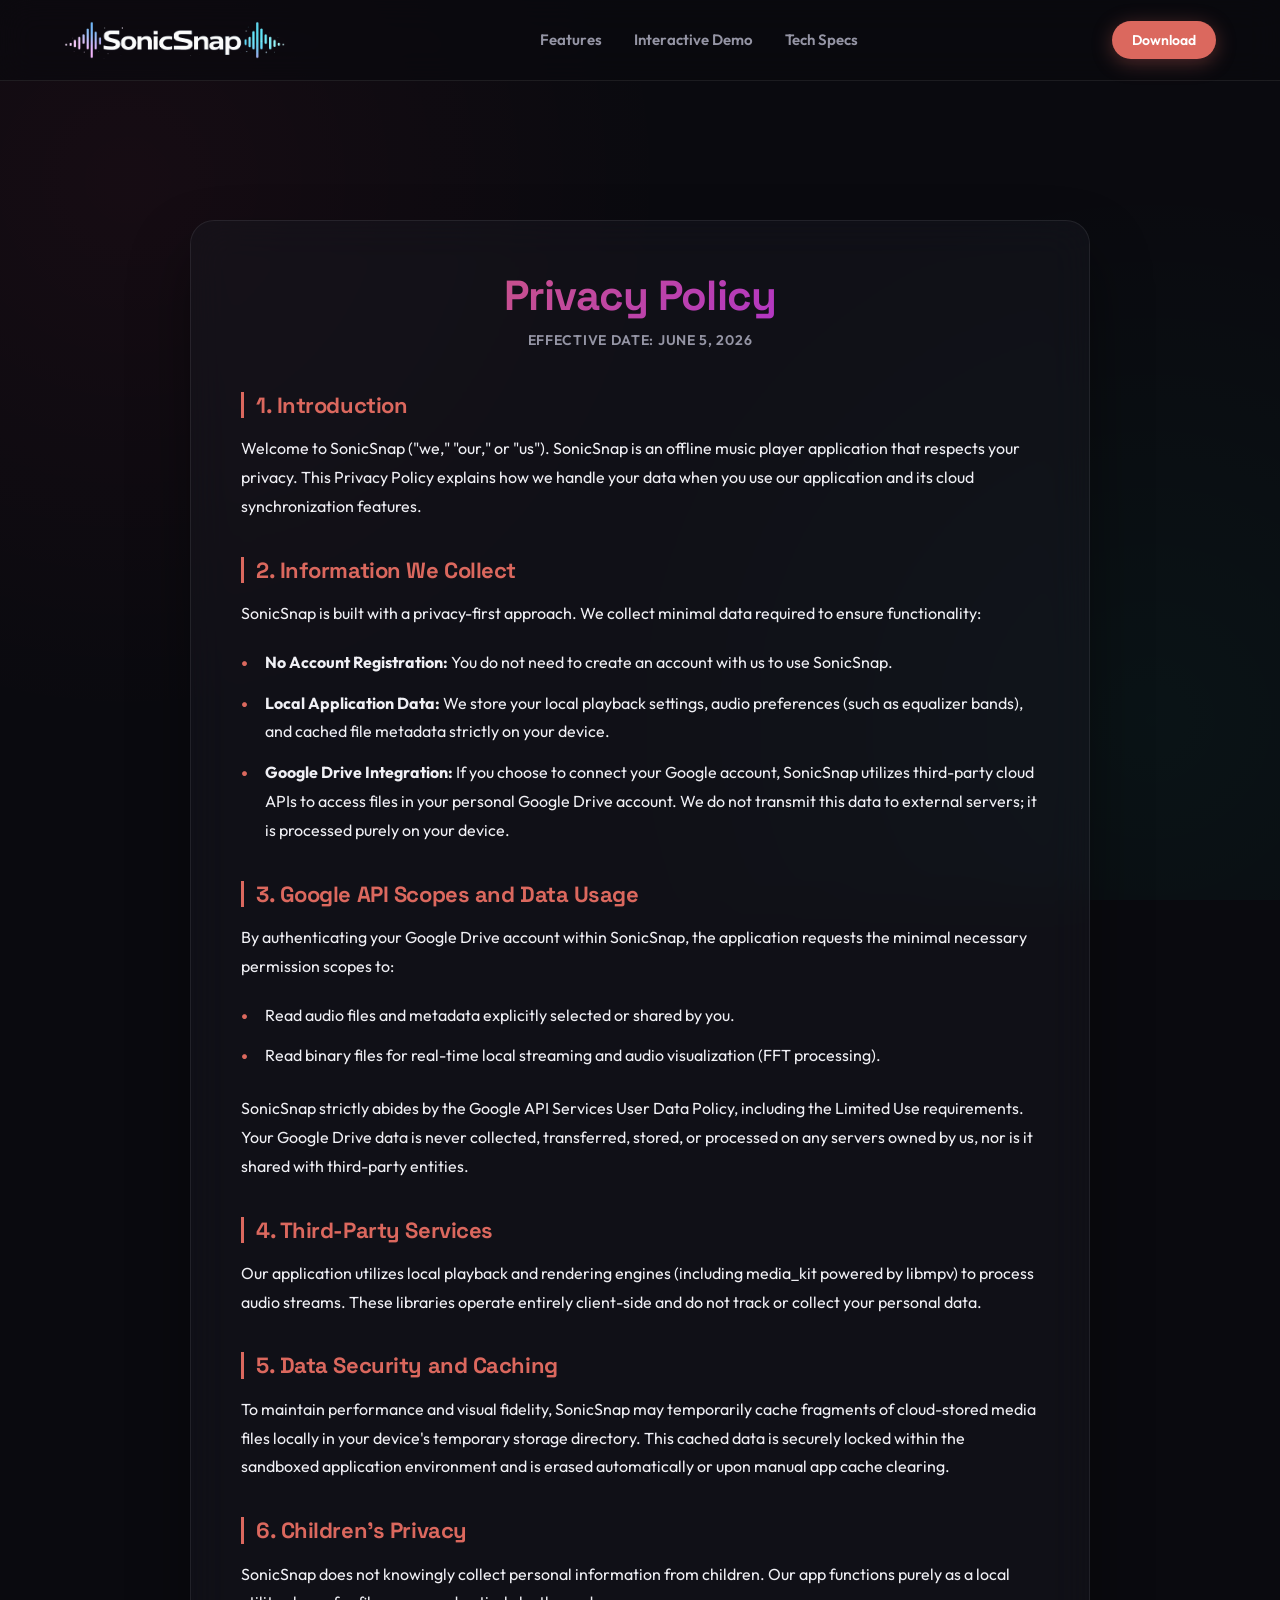
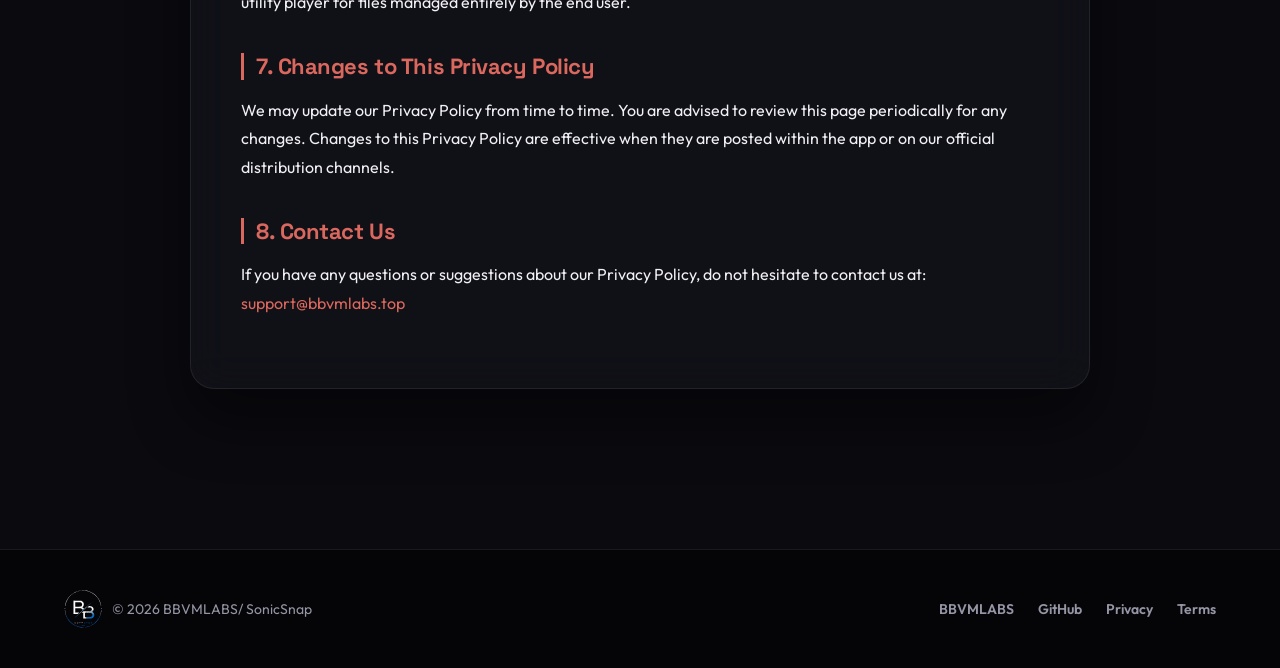
<file: privacy/index.html>
<!DOCTYPE html>
<html lang="en">

<head>
    <meta charset="UTF-8">
    <meta name="viewport" content="width=device-width, initial-scale=1.0">
    <title>SonicSnap - Privacy Policy</title>
    <meta name="description" content="Privacy Policy for SonicSnap, an offline music player designed with privacy first.">
    <!-- Google Fonts -->
    <link rel="preconnect" href="https://fonts.googleapis.com">
    <link rel="preconnect" href="https://fonts.gstatic.com" crossorigin>
    <link
        href="https://fonts.googleapis.com/css2?family=Outfit:wght@300;400;600;800&family=Space+Grotesk:wght@400;700&display=swap"
        rel="stylesheet">
    <!-- Main Style -->
    <link rel="stylesheet" href="../index.css">
    <!-- Favicon -->
    <link rel="icon" type="image/svg+xml" href="../assets/icon.png">
</head>

<body>

    <!-- Header Navigation -->
    <header class="header" id="navbar">
        <div class="header-container">
            <a href="../index.html" class="logo-link" id="logo-home">
                <img src="../assets/logo.png" alt="SonicSnap Logo" class="logo-img" style="height: 38px; display: block;">
            </a>
            <nav class="nav-menu" id="nav-links">
                <a href="../index.html#features" class="nav-item" id="nav-lnk-features">Features</a>
                <a href="../index.html#demo" class="nav-item" id="nav-lnk-demo">Interactive Demo</a>
                <a href="../index.html#specs" class="nav-item" id="nav-lnk-specs">Tech Specs</a>
            </nav>
            <div class="header-actions">
                <a href="../index.html#download" class="btn btn-primary btn-sm" id="btn-header-download">Download</a>
            </div>
        </div>
    </header>

    <main>
        <section class="legal-section">
            <div class="container">
                <div class="legal-card animate-fade-in">
                    <h1 class="legal-title gradient-text">Privacy Policy</h1>
                    <div class="legal-meta">Effective Date: June 5, 2026</div>
                    
                    <div class="legal-content">
                        <h2>1. Introduction</h2>
                        <p>Welcome to SonicSnap ("we," "our," or "us"). SonicSnap is an offline music player application that respects your privacy. This Privacy Policy explains how we handle your data when you use our application and its cloud synchronization features.</p>

                        <h2>2. Information We Collect</h2>
                        <p>SonicSnap is built with a privacy-first approach. We collect minimal data required to ensure functionality:</p>
                        <ul>
                            <li><strong>No Account Registration:</strong> You do not need to create an account with us to use SonicSnap.</li>
                            <li><strong>Local Application Data:</strong> We store your local playback settings, audio preferences (such as equalizer bands), and cached file metadata strictly on your device.</li>
                            <li><strong>Google Drive Integration:</strong> If you choose to connect your Google account, SonicSnap utilizes third-party cloud APIs to access files in your personal Google Drive account. We do not transmit this data to external servers; it is processed purely on your device.</li>
                        </ul>

                        <h2>3. Google API Scopes and Data Usage</h2>
                        <p>By authenticating your Google Drive account within SonicSnap, the application requests the minimal necessary permission scopes to:</p>
                        <ul>
                            <li>Read audio files and metadata explicitly selected or shared by you.</li>
                            <li>Read binary files for real-time local streaming and audio visualization (FFT processing).</li>
                        </ul>
                        <p>SonicSnap strictly abides by the Google API Services User Data Policy, including the Limited Use requirements. Your Google Drive data is never collected, transferred, stored, or processed on any servers owned by us, nor is it shared with third-party entities.</p>

                        <h2>4. Third-Party Services</h2>
                        <p>Our application utilizes local playback and rendering engines (including media_kit powered by libmpv) to process audio streams. These libraries operate entirely client-side and do not track or collect your personal data.</p>

                        <h2>5. Data Security and Caching</h2>
                        <p>To maintain performance and visual fidelity, SonicSnap may temporarily cache fragments of cloud-stored media files locally in your device's temporary storage directory. This cached data is securely locked within the sandboxed application environment and is erased automatically or upon manual app cache clearing.</p>

                        <h2>6. Children’s Privacy</h2>
                        <p>SonicSnap does not knowingly collect personal information from children. Our app functions purely as a local utility player for files managed entirely by the end user.</p>

                        <h2>7. Changes to This Privacy Policy</h2>
                        <p>We may update our Privacy Policy from time to time. You are advised to review this page periodically for any changes. Changes to this Privacy Policy are effective when they are posted within the app or on our official distribution channels.</p>

                        <h2>8. Contact Us</h2>
                        <p>If you have any questions or suggestions about our Privacy Policy, do not hesitate to contact us at: <a href="mailto:support@bbvmlabs.top" style="color: var(--primary-color);">support@bbvmlabs.top</a></p>
                    </div>
                </div>
            </div>
        </section>
    </main>

    <!-- Footer -->
    <footer class="footer" id="main-footer">
        <div class="container footer-container">
            <div style="display: flex; align-items: center; justify-content: center; gap: 10px;">
                <img src="../assets/bbvmlabs.svg" alt="SonicSnap Logo" class="footer-logo" style="height: 38px;">
                <p class="copyright-text" id="footer-copyright">&copy; <span class="current-year"></span> BBVMLABS/ SonicSnap </p>
                <script> document.querySelector(".current-year").textContent = new Date().getFullYear(); </script>
            </div>
            <div class="footer-links" id="footer-link-group">
                <a href="https://bbvmlabs.top" id="flink-bbvmlabes">BBVMLABS</a>
                <a href="https://github.com/bbvmlabs/SonicSnap-music" target="_blank" rel="noopener noreferrer"
                    id="flink-github">GitHub</a>
                <a href="../privacy/" id="flink-privacy">Privacy</a>
                <a href="../terms/" id="flink-terms">Terms</a>
            </div>
        </div>
    </footer>

    <!-- App Script -->
    <script src="../app.js"></script>
</body>

</html>
</file>
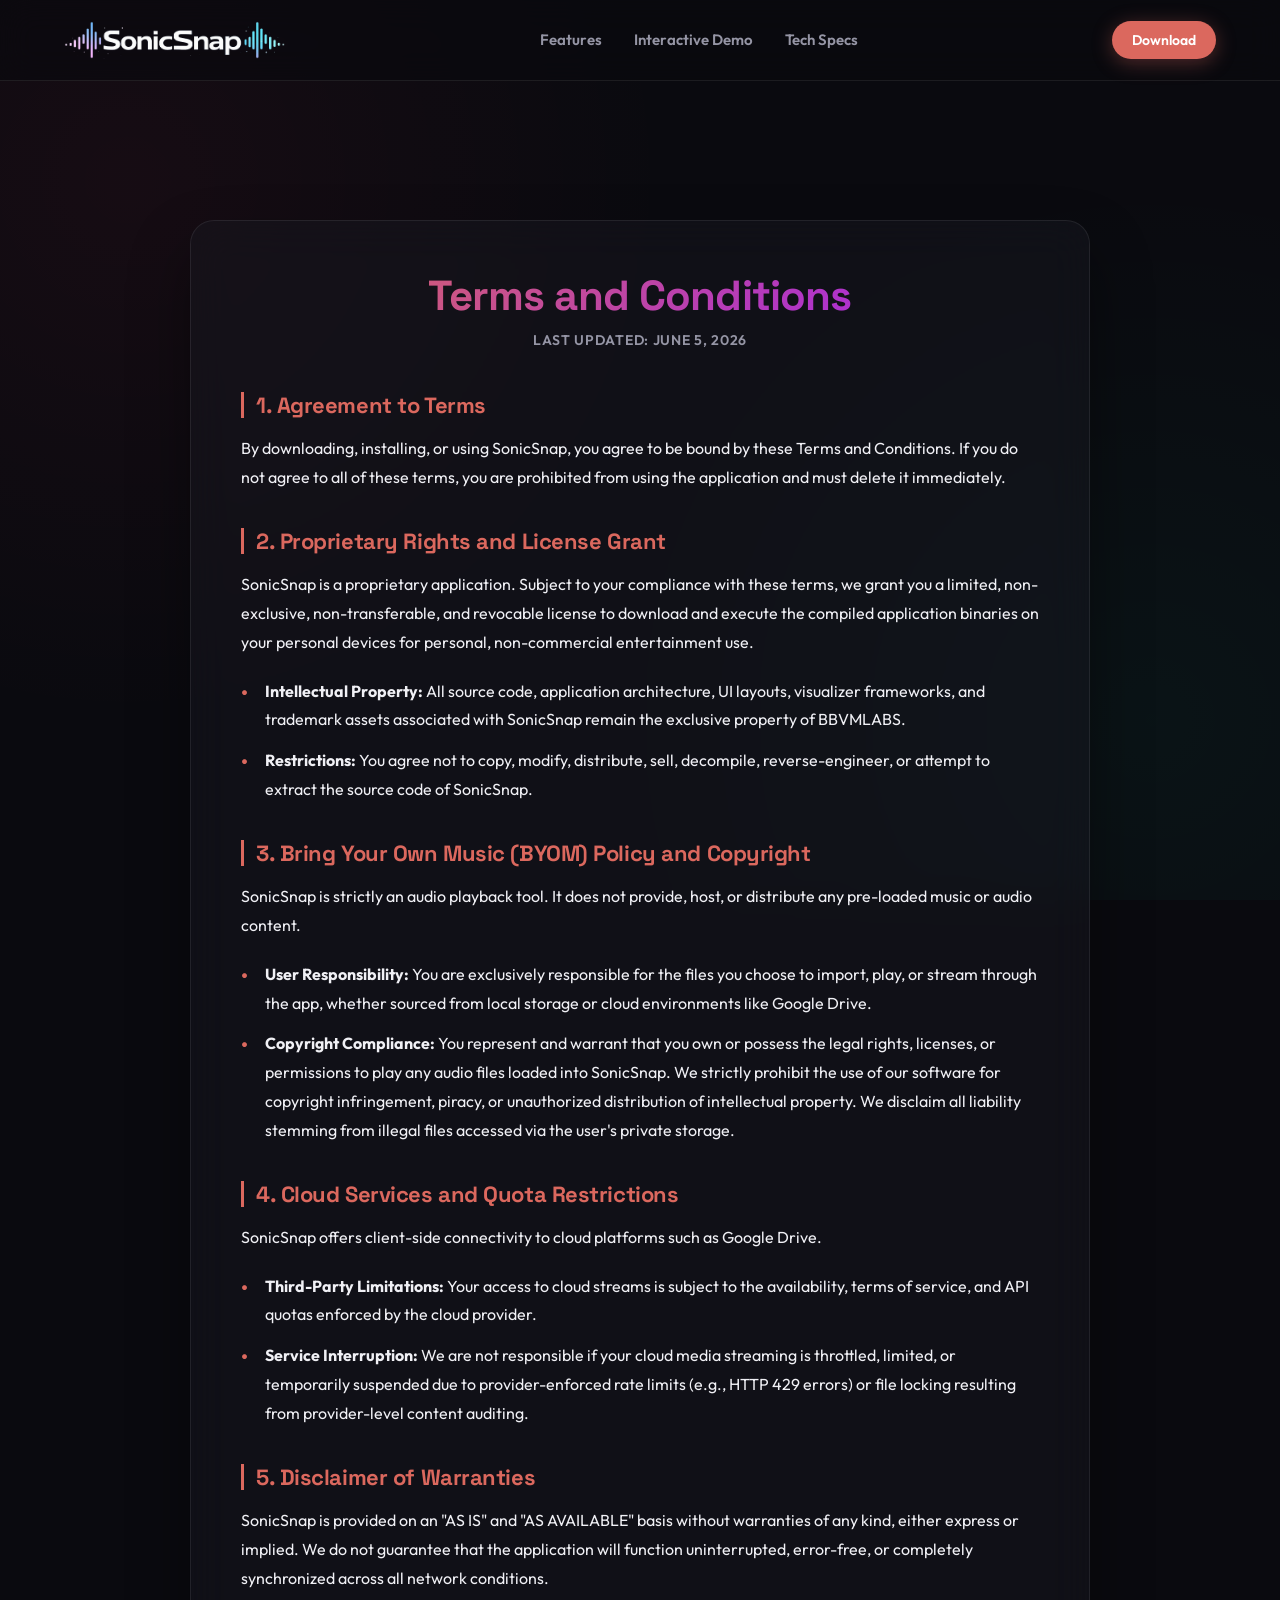
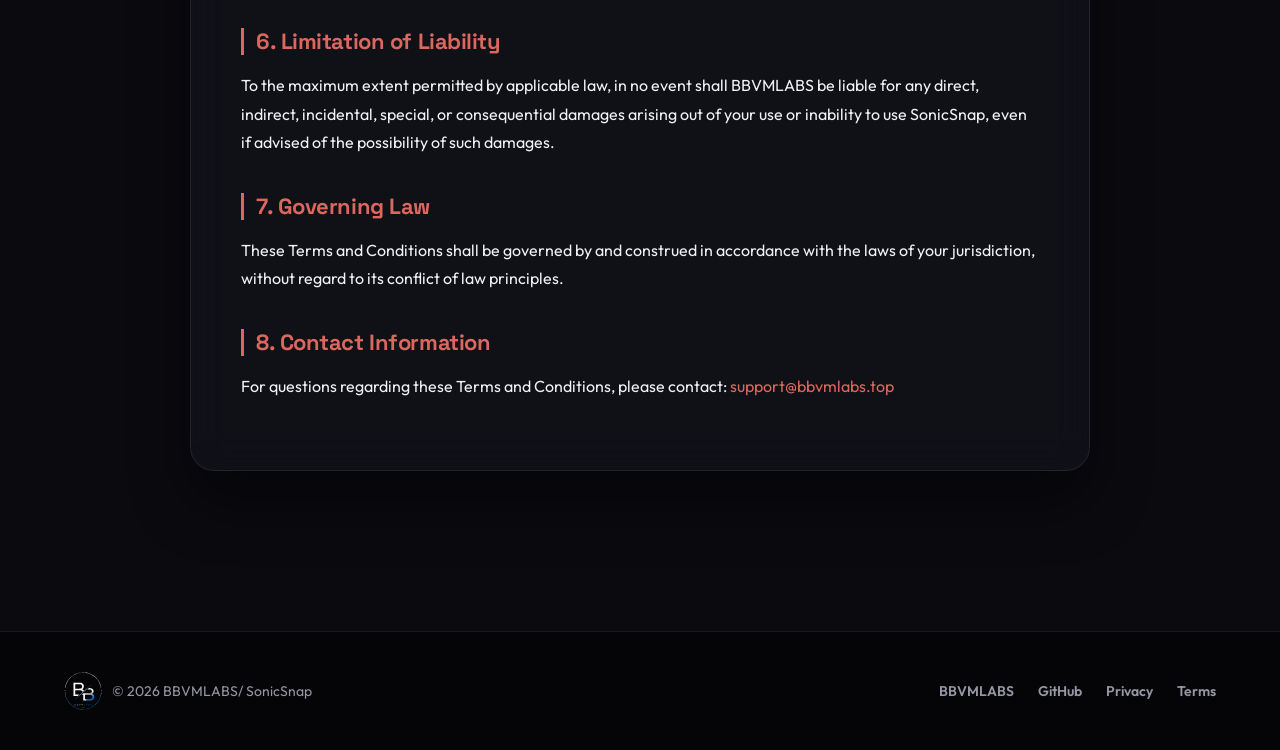
<file: terms/index.html>
<!DOCTYPE html>
<html lang="en">

<head>
    <meta charset="UTF-8">
    <meta name="viewport" content="width=device-width, initial-scale=1.0">
    <title>SonicSnap - Terms and Conditions</title>
    <meta name="description" content="Terms and Conditions for using SonicSnap music player.">
    <!-- Google Fonts -->
    <link rel="preconnect" href="https://fonts.googleapis.com">
    <link rel="preconnect" href="https://fonts.gstatic.com" crossorigin>
    <link
        href="https://fonts.googleapis.com/css2?family=Outfit:wght@300;400;600;800&family=Space+Grotesk:wght@400;700&display=swap"
        rel="stylesheet">
    <!-- Main Style -->
    <link rel="stylesheet" href="../index.css">
    <!-- Favicon -->
    <link rel="icon" type="image/svg+xml" href="../assets/icon.png">
</head>

<body>

    <!-- Header Navigation -->
    <header class="header" id="navbar">
        <div class="header-container">
            <a href="../index.html" class="logo-link" id="logo-home">
                <img src="../assets/logo.png" alt="SonicSnap Logo" class="logo-img" style="height: 38px; display: block;">
            </a>
            <nav class="nav-menu" id="nav-links">
                <a href="../index.html#features" class="nav-item" id="nav-lnk-features">Features</a>
                <a href="../index.html#demo" class="nav-item" id="nav-lnk-demo">Interactive Demo</a>
                <a href="../index.html#specs" class="nav-item" id="nav-lnk-specs">Tech Specs</a>
            </nav>
            <div class="header-actions">
                <a href="../index.html#download" class="btn btn-primary btn-sm" id="btn-header-download">Download</a>
            </div>
        </div>
    </header>

    <main>
        <section class="legal-section">
            <div class="container">
                <div class="legal-card animate-fade-in">
                    <h1 class="legal-title gradient-text">Terms and Conditions</h1>
                    <div class="legal-meta">Last Updated: June 5, 2026</div>
                    
                    <div class="legal-content">
                        <h2>1. Agreement to Terms</h2>
                        <p>By downloading, installing, or using SonicSnap, you agree to be bound by these Terms and Conditions. If you do not agree to all of these terms, you are prohibited from using the application and must delete it immediately.</p>

                        <h2>2. Proprietary Rights and License Grant</h2>
                        <p>SonicSnap is a proprietary application. Subject to your compliance with these terms, we grant you a limited, non-exclusive, non-transferable, and revocable license to download and execute the compiled application binaries on your personal devices for personal, non-commercial entertainment use.</p>
                        <ul>
                            <li><strong>Intellectual Property:</strong> All source code, application architecture, UI layouts, visualizer frameworks, and trademark assets associated with SonicSnap remain the exclusive property of BBVMLABS.</li>
                            <li><strong>Restrictions:</strong> You agree not to copy, modify, distribute, sell, decompile, reverse-engineer, or attempt to extract the source code of SonicSnap.</li>
                        </ul>

                        <h2>3. Bring Your Own Music (BYOM) Policy and Copyright</h2>
                        <p>SonicSnap is strictly an audio playback tool. It does not provide, host, or distribute any pre-loaded music or audio content.</p>
                        <ul>
                            <li><strong>User Responsibility:</strong> You are exclusively responsible for the files you choose to import, play, or stream through the app, whether sourced from local storage or cloud environments like Google Drive.</li>
                            <li><strong>Copyright Compliance:</strong> You represent and warrant that you own or possess the legal rights, licenses, or permissions to play any audio files loaded into SonicSnap. We strictly prohibit the use of our software for copyright infringement, piracy, or unauthorized distribution of intellectual property. We disclaim all liability stemming from illegal files accessed via the user's private storage.</li>
                        </ul>

                        <h2>4. Cloud Services and Quota Restrictions</h2>
                        <p>SonicSnap offers client-side connectivity to cloud platforms such as Google Drive.</p>
                        <ul>
                            <li><strong>Third-Party Limitations:</strong> Your access to cloud streams is subject to the availability, terms of service, and API quotas enforced by the cloud provider.</li>
                            <li><strong>Service Interruption:</strong> We are not responsible if your cloud media streaming is throttled, limited, or temporarily suspended due to provider-enforced rate limits (e.g., HTTP 429 errors) or file locking resulting from provider-level content auditing.</li>
                        </ul>

                        <h2>5. Disclaimer of Warranties</h2>
                        <p>SonicSnap is provided on an "AS IS" and "AS AVAILABLE" basis without warranties of any kind, either express or implied. We do not guarantee that the application will function uninterrupted, error-free, or completely synchronized across all network conditions.</p>

                        <h2>6. Limitation of Liability</h2>
                        <p>To the maximum extent permitted by applicable law, in no event shall BBVMLABS be liable for any direct, indirect, incidental, special, or consequential damages arising out of your use or inability to use SonicSnap, even if advised of the possibility of such damages.</p>

                        <h2>7. Governing Law</h2>
                        <p>These Terms and Conditions shall be governed by and construed in accordance with the laws of your jurisdiction, without regard to its conflict of law principles.</p>

                        <h2>8. Contact Information</h2>
                        <p>For questions regarding these Terms and Conditions, please contact: <a href="mailto:support@bbvmlabs.top" style="color: var(--primary-color);">support@bbvmlabs.top</a></p>
                    </div>
                </div>
            </div>
        </section>
    </main>

    <!-- Footer -->
    <footer class="footer" id="main-footer">
        <div class="container footer-container">
            <div style="display: flex; align-items: center; justify-content: center; gap: 10px;">
                <img src="../assets/bbvmlabs.svg" alt="SonicSnap Logo" class="footer-logo" style="height: 38px;">
                <p class="copyright-text" id="footer-copyright">&copy; <span class="current-year"></span> BBVMLABS/ SonicSnap </p>
                <script> document.querySelector(".current-year").textContent = new Date().getFullYear(); </script>
            </div>
            <div class="footer-links" id="footer-link-group">
                <a href="https://bbvmlabs.top" id="flink-bbvmlabes">BBVMLABS</a>
                <a href="https://github.com/bbvmlabs/SonicSnap-music" target="_blank" rel="noopener noreferrer"
                    id="flink-github">GitHub</a>
                <a href="../privacy/" id="flink-privacy">Privacy</a>
                <a href="../terms/" id="flink-terms">Terms</a>
            </div>
        </div>
    </footer>

    <!-- App Script -->
    <script src="../app.js"></script>
</body>

</html>
</file>
<file: index.css>
/* ==========================================================================
   SonicSnap Landing Page Styles
   ========================================================================== */

/* Design Tokens & Theme Variables */
:root {
    --primary-color: #db685e;
    --primary-glow: rgba(219, 104, 94, 0.35);
    --secondary-color: #170505;
    
    /* Neutral colors */
    --bg-dark: #0a0a0f;
    --bg-card: rgba(25, 25, 35, 0.45);
    --bg-card-hover: rgba(35, 35, 50, 0.7);
    --text-main: #f0f0f5;
    --text-muted: #9595a5;
    --border-color: rgba(255, 255, 255, 0.08);
    --border-hover: rgba(255, 255, 255, 0.15);
    
    /* Font families */
    --font-heading: 'Space Grotesk', sans-serif;
    --font-body: 'Outfit', sans-serif;
    
    /* Transition defaults */
    --transition-smooth: all 0.4s cubic-bezier(0.16, 1, 0.3, 1);
    --transition-fast: all 0.2s ease;
}

/* Base Reset & Globals */
* {
    box-sizing: border-box;
    margin: 0;
    padding: 0;
}

html {
    scroll-behavior: smooth;
    background-color: var(--bg-dark);
    color: var(--text-main);
    font-family: var(--font-body);
    overflow-x: hidden;
}

body {
    background-image: 
        radial-gradient(circle at 10% 20%, rgba(255, 51, 102, 0.05) 0%, transparent 40%),
        radial-gradient(circle at 90% 80%, rgba(0, 255, 204, 0.04) 0%, transparent 40%);
    background-attachment: fixed;
    line-height: 1.6;
    min-height: 100vh;
    transition: background-color 0.6s ease;
}

/* Typography */
h1, h2, h3, h4 {
    font-family: var(--font-heading);
    font-weight: 700;
    letter-spacing: -0.02em;
    line-height: 1.2;
}

a {
    color: inherit;
    text-decoration: none;
    transition: var(--transition-fast);
}

code {
    font-family: monospace;
    background-color: rgba(255, 255, 255, 0.08);
    padding: 2px 6px;
    border-radius: 4px;
    color: var(--primary-color);
    font-size: 0.9em;
    transition: var(--transition-smooth);
}

/* Layout Utilities */
.container {
    width: 90%;
    max-width: 1200px;
    margin: 0 auto;
    padding: 80px 0;
}

.text-center {
    text-align: center;
}

.gradient-text {
    background: linear-gradient(135deg, var(--primary-color) 0%, #a020f0 100%);
    -webkit-background-clip: text;
    background-clip: text;
    -webkit-text-fill-color: transparent;
    transition: var(--transition-smooth);
}

/* Header & Navigation */
.header {
    position: fixed;
    top: 0;
    left: 0;
    width: 100%;
    z-index: 1000;
    background: rgba(10, 10, 15, 0.65);
    backdrop-filter: blur(16px);
    -webkit-backdrop-filter: blur(16px);
    border-bottom: 1px solid var(--border-color);
    transition: var(--transition-smooth);
}

.header-container {
    width: 90%;
    max-width: 1200px;
    margin: 0 auto;
    height: 80px;
    display: flex;
    align-items: center;
    justify-content: space-between;
}

.logo-link {
    display: flex;
    align-items: center;
    gap: 12px;
}

.logo-icon {
    display: flex;
    align-items: flex-end;
    gap: 3px;
    height: 20px;
}

.pulse-bar {
    width: 4px;
    background-color: var(--primary-color);
    border-radius: 2px;
    transition: var(--transition-smooth);
}

.bar-1 { height: 60%; animation: pulse-height 1.2s ease-in-out infinite alternate; }
.bar-2 { height: 100%; animation: pulse-height 0.8s ease-in-out infinite alternate 0.2s; }
.bar-3 { height: 40%; animation: pulse-height 1s ease-in-out infinite alternate 0.4s; }

@keyframes pulse-height {
    0% { transform: scaleY(0.4); }
    100% { transform: scaleY(1.1); }
}

.logo-text {
    font-family: var(--font-heading);
    font-size: 24px;
    font-weight: 700;
    letter-spacing: -0.03em;
}

.logo-text span {
    color: var(--primary-color);
    transition: var(--transition-smooth);
}

.nav-menu {
    display: flex;
    gap: 32px;
}

.nav-item {
    font-weight: 600;
    font-size: 15px;
    color: var(--text-muted);
    position: relative;
    padding: 8px 0;
}

.nav-item:hover, .nav-item.active {
    color: var(--text-main);
}

.nav-item::after {
    content: '';
    position: absolute;
    bottom: 0;
    left: 0;
    width: 0;
    height: 2px;
    background-color: var(--primary-color);
    transition: var(--transition-smooth);
}

.nav-item:hover::after {
    width: 100%;
}

/* Buttons */
.btn {
    display: inline-flex;
    align-items: center;
    gap: 10px;
    padding: 14px 28px;
    border-radius: 50px;
    font-weight: 600;
    font-size: 16px;
    cursor: pointer;
    transition: var(--transition-smooth);
    border: none;
    outline: none;
}

.btn-sm {
    padding: 8px 20px;
    font-size: 14px;
}

.btn-primary {
    background-color: var(--primary-color);
    color: #fff;
    box-shadow: 0 4px 20px var(--primary-glow);
}

.btn-primary:hover {
    transform: translateY(-2px);
    box-shadow: 0 8px 30px var(--primary-glow);
    filter: brightness(1.1);
}

.btn-secondary {
    background-color: rgba(255, 255, 255, 0.05);
    color: var(--text-main);
    border: 1px solid var(--border-color);
}

.btn-secondary:hover {
    background-color: rgba(255, 255, 255, 0.1);
    transform: translateY(-2px);
    border-color: var(--border-hover);
}

/* Hero Section */
.hero-section {
    position: relative;
    padding-top: 160px;
    overflow: hidden;
}

.hero-bg-glow {
    position: absolute;
    top: 5%;
    left: 50%;
    transform: translateX(-50%);
    width: 600px;
    height: 600px;
    background: radial-gradient(circle, var(--primary-glow) 0%, transparent 70%);
    filter: blur(80px);
    z-index: -1;
    pointer-events: none;
    transition: var(--transition-smooth);
}

.hero-container {
    display: grid;
    grid-template-columns: 1.2fr 1fr;
    gap: 60px;
    align-items: center;
    padding-top: 40px;
    padding-bottom: 80px;
}

.premium-badge {
    background: rgba(255, 255, 255, 0.05);
    border: 1px solid var(--border-color);
    padding: 6px 16px;
    border-radius: 100px;
    font-size: 14px;
    font-weight: 600;
    color: var(--text-main);
    display: inline-block;
    margin-bottom: 24px;
}

.hero-title {
    font-size: 54px;
    margin-bottom: 24px;
    letter-spacing: -0.03em;
}

.hero-subtitle {
    font-size: 18px;
    color: var(--text-muted);
    margin-bottom: 40px;
    max-width: 520px;
}

.hero-actions {
    display: flex;
    gap: 16px;
    flex-wrap: wrap;
}

.mockup-wrapper {
    position: relative;
    border-radius: 20px;
    padding: 10px;
    background: rgba(255, 255, 255, 0.02);
    border: 1px solid var(--border-color);
    backdrop-filter: blur(10px);
    overflow: hidden;
    box-shadow: 0 30px 60px rgba(0,0,0,0.4);
    transition: var(--transition-smooth);
}

.mockup-wrapper:hover {
    transform: translateY(-8px) scale(1.01);
    border-color: var(--border-hover);
}

.mockup-img {
    width: 100%;
    height: auto;
    border-radius: 14px;
    display: block;
}

.glowing-effect {
    position: absolute;
    top: -50%;
    left: -50%;
    width: 200%;
    height: 200%;
    background: radial-gradient(circle, var(--primary-glow) 0%, transparent 60%);
    pointer-events: none;
    z-index: 1;
    mix-blend-mode: color-dodge;
    opacity: 0.6;
    transition: var(--transition-smooth);
}

/* Album Selection & Theme Simulation */
.theme-demo-section {
    background: rgba(255, 255, 255, 0.01);
    border-top: 1px solid var(--border-color);
    border-bottom: 1px solid var(--border-color);
}

.section-title {
    font-size: 36px;
    margin-bottom: 16px;
}

.section-subtitle {
    font-size: 16px;
    color: var(--text-muted);
    max-width: 600px;
    margin: 0 auto 50px;
}

.album-carousel {
    display: flex;
    justify-content: center;
    gap: 30px;
    flex-wrap: wrap;
}

.album-card {
    background: var(--bg-card);
    border: 1px solid var(--border-color);
    border-radius: 16px;
    padding: 16px;
    width: 220px;
    cursor: pointer;
    transition: var(--transition-smooth);
    text-align: left;
    position: relative;
    overflow: hidden;
}

.album-card:hover {
    transform: translateY(-6px);
    background: var(--bg-card-hover);
    border-color: var(--primary-color);
    box-shadow: 0 12px 30px var(--primary-glow);
}

.album-card.active {
    border-color: var(--primary-color);
    box-shadow: 0 12px 30px var(--primary-glow);
    background: rgba(25, 25, 35, 0.8);
}

.album-art {
    width: 100%;
    aspect-ratio: 1;
    border-radius: 12px;
    margin-bottom: 16px;
    position: relative;
    display: flex;
    align-items: center;
    justify-content: center;
    background-size: cover;
    background-position: center;
    box-shadow: 0 8px 16px rgba(0,0,0,0.3);
}

.art-1 { background-image: linear-gradient(135deg, #ff007f, #3a007f); }
.art-2 { background-image: linear-gradient(135deg, #00ffcc, #003366); }
.art-3 { background-image: linear-gradient(135deg, #ffb300, #4a1200); }
.art-4 { background-image: linear-gradient(135deg, #a020f0, #1a0033); }

.play-icon {
    width: 48px;
    height: 48px;
    border-radius: 50px;
    background: rgba(255, 255, 255, 0.9);
    color: #000;
    display: flex;
    align-items: center;
    justify-content: center;
    font-size: 16px;
    padding-left: 3px;
    opacity: 0;
    transform: scale(0.8);
    transition: var(--transition-smooth);
    box-shadow: 0 4px 12px rgba(0,0,0,0.4);
}

.album-card:hover .play-icon, .album-card.active .play-icon {
    opacity: 1;
    transform: scale(1);
}

.album-info h3 {
    font-size: 16px;
    font-weight: 600;
    margin-bottom: 4px;
}

.album-info p {
    font-size: 13px;
    color: var(--text-muted);
}

/* Features Grid */
.features-grid {
    display: grid;
    grid-template-columns: repeat(2, 1fr);
    gap: 30px;
    margin-top: 40px;
}

.feature-card {
    background: var(--bg-card);
    border: 1px solid var(--border-color);
    border-radius: 20px;
    padding: 40px;
    transition: var(--transition-smooth);
    position: relative;
    overflow: hidden;
}

.feature-card::before {
    content: '';
    position: absolute;
    top: 0;
    left: 0;
    width: 100%;
    height: 100%;
    background: radial-gradient(800px circle at var(--x, 0px) var(--y, 0px), rgba(255,255,255,0.06), transparent 40%);
    pointer-events: none;
}

.feature-card:hover {
    background: var(--bg-card-hover);
    border-color: var(--border-hover);
    transform: translateY(-4px);
}

.feature-icon {
    width: 54px;
    height: 54px;
    background: rgba(255, 255, 255, 0.03);
    border: 1px solid var(--border-color);
    border-radius: 12px;
    display: flex;
    align-items: center;
    justify-content: center;
    color: var(--primary-color);
    margin-bottom: 24px;
    transition: var(--transition-smooth);
}

.feature-card:hover .feature-icon {
    color: #fff;
    background-color: var(--primary-color);
    box-shadow: 0 0 20px var(--primary-glow);
    border-color: var(--primary-color);
}

.feature-card h3 {
    font-size: 22px;
    margin-bottom: 12px;
}

.feature-card p {
    color: var(--text-muted);
    font-size: 15px;
    line-height: 1.7;
}

/* Interactive EQ and Visualizer Sandbox */
.demo-interactive-section {
    background: linear-gradient(180deg, var(--bg-dark) 0%, rgba(255, 51, 102, 0.02) 100%);
}

.demo-grid {
    display: grid;
    grid-template-columns: 1.2fr 1fr;
    gap: 50px;
    align-items: center;
}

.demo-visual-panel {
    background: rgba(15, 15, 25, 0.6);
    border: 1px solid var(--border-color);
    border-radius: 24px;
    padding: 40px;
    backdrop-filter: blur(20px);
}

.panel-title {
    font-size: 26px;
    margin-bottom: 8px;
}

.panel-desc {
    color: var(--text-muted);
    font-size: 14px;
    margin-bottom: 30px;
}

.visualizer-container {
    position: relative;
    width: 100%;
    height: 160px;
    background: #050508;
    border: 1px solid var(--border-color);
    border-radius: 16px;
    margin-bottom: 30px;
    overflow: hidden;
}

.visualizer-canvas {
    width: 100%;
    height: 100%;
    display: block;
}

.visualizer-overlay-info {
    position: absolute;
    bottom: 12px;
    right: 12px;
    font-size: 11px;
    color: var(--text-muted);
    text-transform: uppercase;
    letter-spacing: 0.1em;
    background: rgba(0,0,0,0.6);
    padding: 3px 8px;
    border-radius: 4px;
    pointer-events: none;
}

.eq-container {
    display: flex;
    justify-content: space-between;
    height: 200px;
    padding: 10px 20px;
    background: rgba(255,255,255,0.02);
    border-radius: 16px;
    border: 1px solid rgba(255,255,255,0.03);
    margin-bottom: 24px;
}

.eq-band {
    display: flex;
    flex-direction: column;
    align-items: center;
    justify-content: space-between;
    width: 16%;
}

.eq-val {
    font-size: 12px;
    font-weight: 600;
    color: var(--primary-color);
    font-family: monospace;
    transition: var(--transition-fast);
}

.eq-slider {
    -webkit-appearance: none;
    appearance: none;
    width: 8px;
    height: 120px;
    background: rgba(255,255,255,0.08);
    border-radius: 4px;
    outline: none;
    writing-mode: bt-lr; /* IE */
    -webkit-appearance: slider-vertical; /* Webkit vertical slider support */
}

.eq-slider::-webkit-slider-runnable-track {
    width: 8px;
    border-radius: 4px;
}

.eq-slider::-webkit-slider-thumb {
    -webkit-appearance: none;
    appearance: none;
    width: 20px;
    height: 20px;
    border-radius: 50%;
    background: var(--primary-color);
    cursor: pointer;
    box-shadow: 0 0 10px var(--primary-glow);
    border: 2px solid #fff;
    transition: var(--transition-fast);
}

.eq-slider::-webkit-slider-thumb:hover {
    transform: scale(1.2);
}

.eq-label {
    font-size: 11px;
    color: var(--text-muted);
    font-weight: 600;
}

.eq-presets {
    display: flex;
    gap: 12px;
}

.btn-preset {
    font-size: 13px;
    padding: 8px 18px;
    background: rgba(255, 255, 255, 0.03);
    border: 1px solid var(--border-color);
    color: var(--text-muted);
}

.btn-preset:hover, .btn-preset.active {
    background: var(--primary-color);
    color: #fff;
    border-color: var(--primary-color);
    box-shadow: 0 4px 12px var(--primary-glow);
}

.demo-mockups-panel {
    display: flex;
    flex-direction: column;
    gap: 30px;
}

.mockup-card {
    background: rgba(10,10,15,0.8);
    border: 1px solid var(--border-color);
    border-radius: 16px;
    overflow: hidden;
    transition: var(--transition-smooth);
    opacity: 0.5;
    transform: scale(0.96);
}

.mockup-card.active-card {
    opacity: 1;
    transform: scale(1);
    border-color: var(--primary-color);
    box-shadow: 0 15px 35px var(--primary-glow);
}

.mockup-card-header {
    background: rgba(255,255,255,0.03);
    padding: 12px 16px;
    display: flex;
    align-items: center;
    gap: 6px;
    border-bottom: 1px solid var(--border-color);
}

.dot {
    width: 10px;
    height: 10px;
    border-radius: 50%;
}
.dot.red { background-color: #ff5f56; }
.dot.yellow { background-color: #ffbd2e; }
.dot.green { background-color: #27c93f; }

.mockup-card-header .title {
    font-size: 12px;
    color: var(--text-muted);
    margin-left: auto;
    font-weight: 600;
}

.panel-mockup-img {
    width: 100%;
    height: auto;
    display: block;
}

/* Specs Section */
.specs-grid {
    display: grid;
    grid-template-columns: repeat(3, 1fr);
    gap: 30px;
    margin-top: 40px;
}

.spec-card {
    background: rgba(255,255,255,0.01);
    border: 1px solid var(--border-color);
    border-radius: 16px;
    padding: 30px;
    transition: var(--transition-smooth);
}

.spec-card:hover {
    background: rgba(255,255,255,0.03);
    border-color: var(--border-hover);
}

.spec-card h4 {
    font-size: 18px;
    margin-bottom: 12px;
    color: var(--primary-color);
}

.spec-card p {
    font-size: 14px;
    color: var(--text-muted);
}

/* Download / CTA Section */
.download-section {
    position: relative;
    padding: 100px 0;
    overflow: hidden;
    background: rgba(10,10,15,0.8);
    border-top: 1px solid var(--border-color);
}

.download-bg-glow {
    position: absolute;
    bottom: -10%;
    left: 50%;
    transform: translateX(-50%);
    width: 500px;
    height: 500px;
    background: radial-gradient(circle, var(--primary-glow) 0%, transparent 70%);
    filter: blur(80px);
    z-index: -1;
    pointer-events: none;
}

.download-badges {
    display: flex;
    justify-content: center;
    gap: 20px;
    margin-top: 40px;
    margin-bottom: 30px;
    flex-wrap: wrap;
}

.download-btn {
    background: var(--bg-card);
    border: 1px solid var(--border-color);
    padding: 14px 28px;
    border-radius: 12px;
    display: flex;
    align-items: center;
    gap: 16px;
    transition: var(--transition-smooth);
    width: 250px;
    text-align: left;
}

.download-btn:hover {
    background: var(--bg-card-hover);
    border-color: var(--primary-color);
    transform: translateY(-3px);
    box-shadow: 0 10px 25px var(--primary-glow);
}

.dl-btn-icon {
    color: var(--primary-color);
    display: flex;
    align-items: center;
}

.dl-btn-text {
    display: flex;
    flex-direction: column;
}

.dl-desc {
    font-size: 12px;
    color: var(--text-muted);
    text-transform: uppercase;
    letter-spacing: 0.05em;
}

.dl-platform {
    font-size: 16px;
    font-weight: 700;
}

.source-link-container {
    margin-top: 30px;
}

.source-link {
    display: inline-flex;
    align-items: center;
    gap: 8px;
    color: var(--text-muted);
    font-size: 14px;
    font-weight: 600;
}

.source-link:hover {
    color: var(--primary-color);
}

/* Footer */
.footer {
    background: #050508;
    border-top: 1px solid var(--border-color);
    padding: 40px 0;
}

.footer-container {
    display: flex;
    justify-content: space-between;
    align-items: center;
    flex-wrap: wrap;
    gap: 20px;
    padding: 0;
}

.copyright-text {
    font-size: 14px;
    color: var(--text-muted);
}

.footer-links {
    display: flex;
    gap: 24px;
}

.footer-links a {
    font-size: 14px;
    color: var(--text-muted);
    font-weight: 600;
}

.footer-links a:hover {
    color: var(--primary-color);
}

/* Animations Trigger */
.scroll-reveal {
    opacity: 0;
    transform: translateY(30px);
    transition: opacity 0.8s ease, transform 0.8s cubic-bezier(0.16, 1, 0.3, 1);
}

.scroll-reveal.reveal-active {
    opacity: 1;
    transform: translateY(0);
}

.animate-fade-in {
    animation: fadeIn 1s cubic-bezier(0.16, 1, 0.3, 1) forwards;
}

.animate-fade-in-delayed {
    opacity: 0;
    animation: fadeIn 1s cubic-bezier(0.16, 1, 0.3, 1) 0.3s forwards;
}

.animate-scale-in {
    opacity: 0;
    transform: scale(0.95);
    animation: scaleIn 1.2s cubic-bezier(0.16, 1, 0.3, 1) 0.1s forwards;
}

@keyframes fadeIn {
    from { opacity: 0; transform: translateY(20px); }
    to { opacity: 1; transform: translateY(0); }
}

@keyframes scaleIn {
    from { opacity: 0; transform: scale(0.95) translateY(20px); }
    to { opacity: 1; transform: scale(1) translateY(0); }
}

/* Responsive Breakpoints */
@media (max-width: 992px) {
    .hero-container {
        grid-template-columns: 1fr;
        text-align: center;
        gap: 40px;
    }
    .hero-subtitle {
        margin-left: auto;
        margin-right: auto;
    }
    .hero-actions {
        justify-content: center;
    }
    .demo-grid {
        grid-template-columns: 1fr;
    }
    .specs-grid {
        grid-template-columns: 1fr;
    }
}

@media (max-width: 768px) {
    .header-container {
        height: 70px;
    }
    .nav-menu {
        display: none; /* Hide default nav menu on mobile, keeping it simple */
    }
    .hero-title {
        font-size: 40px;
    }
    .features-grid {
        grid-template-columns: 1fr;
    }
    .footer-container {
        flex-direction: column;
        text-align: center;
    }
}

/* ==========================================================================
   Legal & Document Pages (Privacy, Terms)
   ========================================================================== */
.legal-section {
    padding-top: 140px;
    padding-bottom: 80px;
    position: relative;
}

.legal-card {
    background: var(--bg-card);
    border: 1px solid var(--border-color);
    border-radius: 24px;
    padding: 50px;
    backdrop-filter: blur(20px);
    -webkit-backdrop-filter: blur(20px);
    max-width: 900px;
    margin: 0 auto;
    box-shadow: 0 30px 60px rgba(0, 0, 0, 0.4);
}

.legal-title {
    font-size: 42px;
    margin-bottom: 8px;
    text-align: center;
}

.legal-meta {
    font-size: 14px;
    color: var(--text-muted);
    text-align: center;
    margin-bottom: 40px;
    font-weight: 600;
    text-transform: uppercase;
    letter-spacing: 0.05em;
}

.legal-content h2 {
    font-size: 22px;
    margin-top: 36px;
    margin-bottom: 16px;
    color: var(--primary-color);
    border-left: 3px solid var(--primary-color);
    padding-left: 12px;
}

.legal-content p {
    font-size: 16px;
    line-height: 1.8;
    color: var(--text-main);
    margin-bottom: 20px;
}

.legal-content ul {
    margin-bottom: 24px;
    padding-left: 0;
    list-style-type: none;
}

.legal-content li {
    font-size: 16px;
    line-height: 1.8;
    color: var(--text-main);
    margin-bottom: 12px;
    position: relative;
    padding-left: 24px;
}

.legal-content li::before {
    content: '•';
    color: var(--primary-color);
    font-weight: bold;
    font-size: 20px;
    position: absolute;
    left: 0;
    top: -2px;
}

@media (max-width: 768px) {
    .legal-card {
        padding: 30px 20px;
    }
    .legal-title {
        font-size: 32px;
    }
}
</file>
